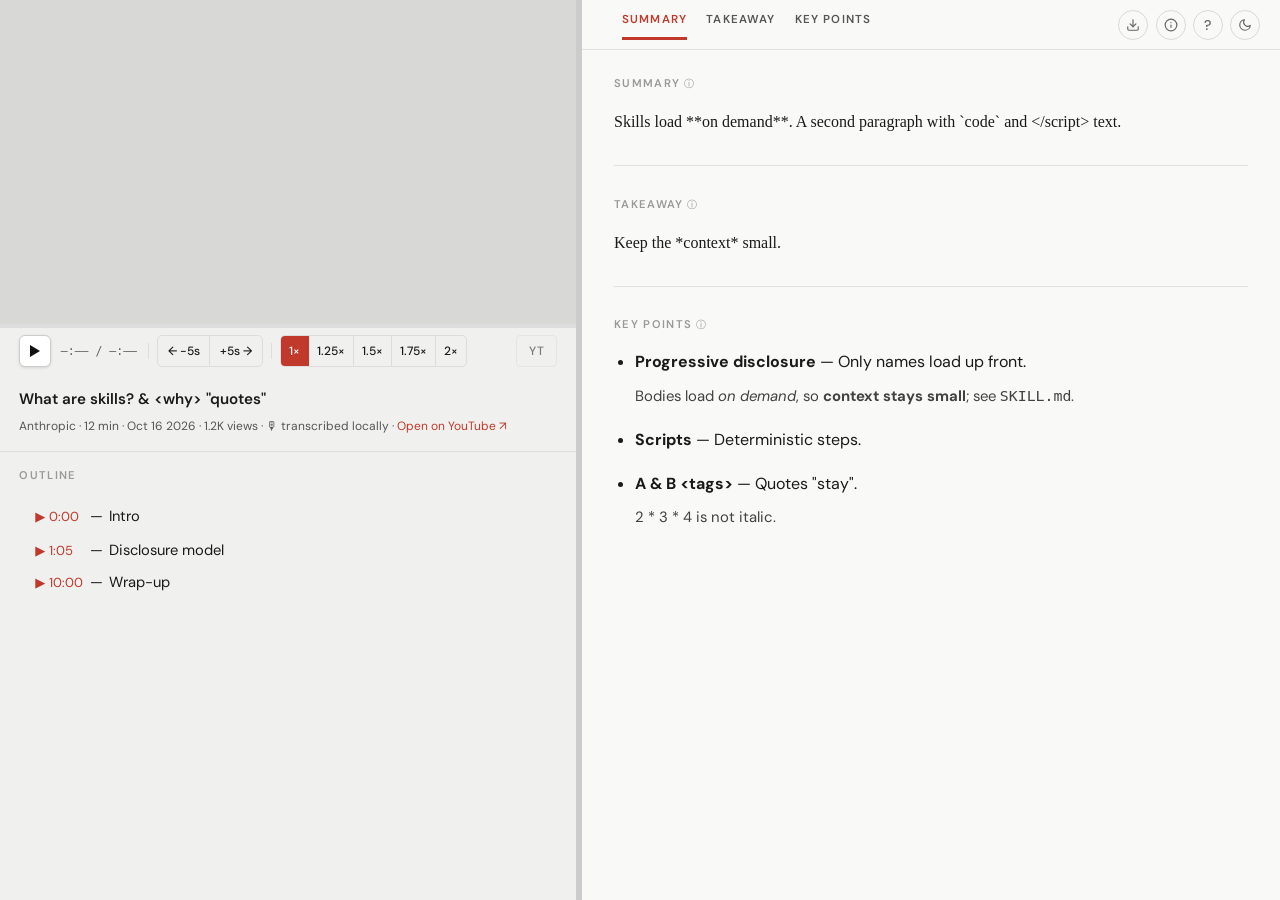
<file: tests/golden/pre_a2_report.html>
<!DOCTYPE html>
<html lang="en">

<head>
  <meta charset="UTF-8">
  <meta name="viewport" content="width=device-width, initial-scale=1.0">
  <title>What are skills? &amp; &lt;why&gt; "quotes"</title>
  <link rel="icon" type="image/svg+xml" href="data:image/svg+xml,<svg xmlns='http://www.w3.org/2000/svg' viewBox='0 0 32 32'><circle cx='16' cy='16' r='16' fill='%23c0392b'/><text x='16' y='21' font-family='sans-serif' font-size='13' font-weight='700' fill='%23ffd700' text-anchor='middle' letter-spacing='-0.5'>VL</text></svg>">
  <link rel="preconnect" href="https://fonts.googleapis.com">
  <link href="https://fonts.googleapis.com/css2?family=DM+Serif+Display&family=DM+Sans:wght@400;500;600&display=swap"
    rel="stylesheet">
  <style>
    *,
    *::before,
    *::after {
      box-sizing: border-box;
      margin: 0;
      padding: 0;
    }

    :root {
      --left-bg: #f0f0ee;
      --left-text: #1a1a1a;
      --left-heading: #999;
      --left-meta: #555;
      --left-link: #c0392b;
      --left-border: #ddd;
      --video-bg: #d8d8d6;
      --right-bg: #f9f9f7;
      --right-text: #1a1a1a;
      --right-border: #e0e0e0;
      --panel-divider: #ccc;
      --ts-active-bg: #ffeaea;
      --strong-color: #1a1a1a;
      --toggle-bg: #ddd;
      --toggle-text: #444;
    }

    [data-theme="dark"] {
      --left-bg: #14110f;
      --left-text: #f0ede8;
      --left-heading: #6a6460;
      --left-meta: #8a8480;
      --left-link: #e05a4a;
      --left-border: #2a2520;
      --video-bg: #000;
      --right-bg: #1c1916;
      --right-text: #d0cdc8;
      --right-border: #2c2925;
      --panel-divider: #2a2520;
      --ts-active-bg: #3a1a1a;
      --strong-color: #f0ede8;
      --toggle-bg: #2a2520;
      --toggle-text: #c0bdb8;
    }

    body {
      background: var(--right-bg);
      color: var(--right-text);
      font-family: Georgia, 'Times New Roman', serif;
      font-size: 16px;
      line-height: 1.75;
      min-height: 100vh;
      transition: background-color 0.2s ease, color 0.2s ease;
    }

    .left,
    .right {
      transition: background-color 0.2s ease, color 0.2s ease;
    }

    /* ── Layout ── */
    .layout {
      display: grid;
      grid-template-columns: var(--left-w, 45%) 6px 1fr;
      grid-template-rows: 1fr;
      min-height: 100vh;
    }

    /* Smooth transition only when snapping to a preset (not during drag) */
    .layout.snapping {
      transition: grid-template-columns 0.2s ease;
    }

    /* Resizer */
    #resizer {
      grid-column: 2;
      grid-row: 1;
      cursor: col-resize;
      background: var(--panel-divider);
      width: 6px;
      position: relative;
      flex-shrink: 0;
      z-index: 10;
    }

    #resizer:hover,
    #resizer.dragging {
      background: var(--left-link);
    }

    #resizer::after {
      content: '';
      position: absolute;
      top: 50%;
      left: 50%;
      transform: translate(-50%, -50%);
      width: 2px;
      height: 32px;
      border-radius: 1px;
      background: var(--panel-divider);
      opacity: 0.5;
    }

    #resizer:hover::after,
    #resizer.dragging::after {
      opacity: 1;
      background: rgba(255, 255, 255, 0.7);
    }

    /* Left col: sticky video + outline */
    .left {
      grid-column: 1;
      grid-row: 1;
      position: sticky;
      top: 0;
      height: 100vh;
      display: flex;
      flex-direction: column;
      background: var(--left-bg);
      color: var(--left-text);
      overflow: hidden;
    }

    .video-wrap {
      position: relative;
      width: 100%;
      /* Cap height so the video never overflows the panel; YouTube letterboxes when height-constrained */
      padding-top: min(56.25%, calc(100vh - 220px));
      flex-shrink: 0;
      background: var(--video-bg);
    }

    .video-wrap iframe {
      position: absolute;
      inset: 0;
      width: 100%;
      height: 100%;
      border: none;
      display: block;
    }

    #yt-overlay {
      position: absolute;
      inset: 0;
      cursor: pointer;
      z-index: 2;
    }

    .video-meta {
      padding: 0.9rem 1.2rem;
      overflow-y: visible;
      flex-shrink: 0;
    }

    .left-scroll {
      flex: 1;
      overflow-y: auto;
      display: flex;
      flex-direction: column;
    }

    .outline-section {
      padding: 0.9rem 1.2rem 1.2rem;
      border-top: 1px solid var(--left-border);
      flex: 1;
    }

    .outline-section h2 {
      font-family: 'DM Sans', system-ui, sans-serif;
      font-size: 0.7rem;
      font-weight: 600;
      letter-spacing: 0.12em;
      text-transform: uppercase;
      color: var(--left-heading);
      margin-bottom: 0.9rem;
    }

    .video-meta h1 {
      font-family: 'DM Sans', system-ui, sans-serif;
      font-size: 0.95rem;
      font-weight: 600;
      color: var(--left-text);
      line-height: 1.4;
      margin-bottom: 0.35rem;
    }

    .video-meta .meta-line {
      font-family: 'DM Sans', system-ui, sans-serif;
      font-size: 0.75rem;
      color: var(--left-meta);
    }

    /* Separator belongs to the facts, not the link: no facts, no dangling "·". */
    .video-meta .meta-line .meta-facts:not(:empty)::after {
      content: " · ";
    }

    .video-meta .meta-line a {
      color: var(--left-link);
      text-decoration: none;
    }

    /* Right col: scrollable content */
    .right {
      grid-column: 3;
      grid-row: 1;
      overflow-y: auto;
      height: 100vh;
      padding: 0 2rem 70vh;
      background: var(--right-bg);
      color: var(--right-text);
    }

    section {
      scroll-margin-top: 3.5rem;
      padding-bottom: 1.8rem;
      margin-bottom: 1.8rem;
      border-bottom: 1px solid var(--right-border);
    }

    section:last-child {
      border-bottom: none;
      margin-bottom: 0;
    }

    h2 {
      font-family: 'DM Sans', system-ui, sans-serif;
      font-size: 0.7rem;
      font-weight: 600;
      letter-spacing: 0.12em;
      text-transform: uppercase;
      color: var(--left-heading);
      margin-bottom: 0.9rem;
    }

    p {
      margin-bottom: 0.9rem;
    }

    p:last-child {
      margin-bottom: 0;
    }

    ul {
      padding-left: 1.3rem;
    }

    ul li {
      margin-bottom: 0.5rem;
    }

    #key-points li {
      margin-bottom: 1.1rem;
    }

    #key-points li:last-child {
      margin-bottom: 0;
    }

    #key-points li,
    #takeaway li {
      font-family: 'DM Sans', system-ui, sans-serif;
      line-height: 1.65;
    }

    #key-points li p {
      margin-top: 0.45rem;
      margin-bottom: 0;
      font-size: 0.93rem;
      line-height: 1.75;
      color: var(--right-text);
      opacity: 0.82;
    }

    strong {
      color: var(--strong-color);
    }

    /* Topics / Outline list */
    ol.topics {
      list-style: none;
      padding: 0;
      display: grid;
      grid-template-columns: max-content auto 1fr;
      column-gap: 0.4rem;
    }

    ol.topics li {
      position: relative;
      display: grid;
      grid-template-columns: subgrid;
      grid-column: 1 / -1;
      align-items: baseline;
      margin-bottom: 0;
      font-size: 0.92rem;
      font-family: 'DM Sans', system-ui, sans-serif;
      color: var(--left-text);
      line-height: 1.5;
      padding-left: 1rem;
      padding-block: 0.3rem;
      cursor: pointer;
      transition: background-color 0.15s;
    }

    .outline-title {
      grid-column: 3;
    }

    ol.topics li.expanded .outline-title,
    ol.topics li.active .outline-title {
      font-weight: 600;
    }

    .outline-detail {
      display: block;
      max-height: 0;
      overflow: hidden;
      opacity: 0;
      pointer-events: none;
      transition: max-height 0.18s ease, opacity 0.18s ease;
      grid-column: 3;
      font-size: 0.84rem;
      line-height: 1.45;
      color: var(--left-meta);
      padding-bottom: 0.15rem;
    }

    ol.topics li.expanded .outline-detail,
    ol.topics li.active .outline-detail {
      max-height: 150px;
      opacity: 1;
      pointer-events: auto;
    }

    ol.topics li:focus-visible {
      outline: 2px solid var(--left-link);
      outline-offset: 2px;
    }

    ol.topics li:hover {
      background-color: color-mix(in srgb, var(--left-link) 6%, transparent);
    }

    [data-theme="dark"] ol.topics li:hover {
      background-color: color-mix(in srgb, var(--left-link) 12%, transparent);
    }

    a.ts {
      color: var(--left-link);
      text-decoration: none;
      font-variant-numeric: tabular-nums;
      font-family: 'DM Sans', system-ui, sans-serif;
      font-size: 0.82rem;
      white-space: nowrap;
      cursor: pointer;
    }

    a.ts:hover {
      text-decoration: underline;
    }

    ol.topics li.active {
      border-left-color: transparent;
      box-shadow: inset 2px 0 0 0 var(--left-link);
      transition: box-shadow 0.5s ease;
    }

    ol.topics li.active a.ts {
      color: var(--left-link);
    }

    /* Icon buttons (help + theme) — live inside section-nav */
    .nav-actions {
      margin-left: auto;
      display: flex;
      align-items: center;
      gap: 0.45rem;
      flex-shrink: 0;
    }

    .icon-btn {
      width: 30px;
      height: 30px;
      border-radius: 50%;
      border: 1.5px solid rgba(0, 0, 0, 0.13);
      background: transparent;
      color: #666;
      cursor: pointer;
      display: flex;
      align-items: center;
      justify-content: center;
      font-family: 'DM Sans', system-ui, sans-serif;
      font-size: 0.88rem;
      font-weight: 500;
      flex-shrink: 0;
      transition: opacity 0.15s, border-color 0.15s;
    }

    .icon-btn:hover {
      opacity: 0.65;
    }

    [data-theme="dark"] .icon-btn {
      border-color: rgba(255, 255, 255, 0.15);
      color: #c0bdb8;
    }

    /* Help modal */
    #help-overlay {
      display: none;
      position: fixed;
      inset: 0;
      z-index: 200;
      background: rgba(0, 0, 0, 0.38);
      backdrop-filter: blur(4px);
      -webkit-backdrop-filter: blur(4px);
      align-items: center;
      justify-content: center;
    }

    #help-overlay.open {
      display: flex;
    }

    #help-modal {
      background: var(--right-bg);
      color: var(--right-text);
      border: 1px solid var(--right-border);
      border-radius: 12px;
      padding: 1.75rem 2rem 1.5rem;
      max-width: 400px;
      width: calc(100% - 3rem);
      box-shadow: 0 8px 40px rgba(0, 0, 0, 0.18);
      font-family: 'DM Sans', system-ui, sans-serif;
      position: relative;
      max-height: calc(100vh - 4rem);
      overflow-y: auto;
    }

    #help-modal h3 {
      font-size: 0.68rem;
      font-weight: 600;
      letter-spacing: 0.1em;
      text-transform: uppercase;
      color: var(--left-heading);
      margin-bottom: 0.6rem;
      margin-top: 1.2rem;
    }

    #help-modal h3:first-child {
      margin-top: 0;
    }

    #help-modal p {
      font-size: 0.88rem;
      line-height: 1.65;
      color: var(--right-text);
      margin-bottom: 0;
      font-family: 'DM Sans', system-ui, sans-serif;
    }

    #help-modal a {
      color: var(--left-link);
      text-decoration: none;
    }

    #help-modal a:hover {
      text-decoration: underline;
    }

    .help-shortcuts {
      display: grid;
      grid-template-columns: auto 1fr;
      gap: 0.45rem 1rem;
      font-size: 0.85rem;
    }

    /* Info modal — reuses help-modal visual language */
    #info-overlay {
      display: none;
      position: fixed;
      inset: 0;
      z-index: 200;
      background: rgba(0, 0, 0, 0.38);
      backdrop-filter: blur(4px);
      -webkit-backdrop-filter: blur(4px);
      align-items: center;
      justify-content: center;
    }

    #info-overlay.open {
      display: flex;
    }

    #info-modal {
      background: var(--right-bg);
      color: var(--right-text);
      border: 1px solid var(--right-border);
      border-radius: 12px;
      padding: 1.75rem 2rem 1.5rem;
      max-width: 380px;
      width: calc(100% - 3rem);
      box-shadow: 0 8px 40px rgba(0, 0, 0, 0.18);
      font-family: 'DM Sans', system-ui, sans-serif;
      position: relative;
      max-height: calc(100vh - 4rem);
      overflow-y: auto;
    }

    #info-modal h3 {
      font-size: 0.68rem;
      font-weight: 600;
      letter-spacing: 0.1em;
      text-transform: uppercase;
      color: var(--left-heading);
      margin: 0 0 0.75rem;
    }

    #info-modal dl {
      display: grid;
      grid-template-columns: auto 1fr;
      gap: 0.5rem 1rem;
      margin: 0;
      font-size: 0.88rem;
      line-height: 1.5;
    }

    #info-modal dt {
      color: var(--left-heading);
      font-weight: 500;
      font-size: 0.78rem;
      text-transform: uppercase;
      letter-spacing: 0.04em;
      padding-top: 0.1rem;
    }

    #info-modal dd {
      margin: 0;
      color: var(--right-text);
      font-variant-numeric: tabular-nums;
      word-break: break-word;
    }

    #info-close {
      position: absolute;
      top: 0.6rem;
      right: 0.75rem;
      background: transparent;
      border: 0;
      font-size: 1.4rem;
      line-height: 1;
      color: var(--right-text);
      cursor: pointer;
      padding: 0.25rem 0.5rem;
      opacity: 0.6;
    }

    #info-close:hover {
      opacity: 1;
    }

    .help-key {
      font-family: 'DM Mono', 'SF Mono', 'Menlo', monospace;
      background: var(--toggle-bg);
      color: var(--left-text);
      border-radius: 4px;
      padding: 0.15rem 0.5rem;
      font-size: 0.78rem;
      white-space: nowrap;
      align-self: center;
      text-align: center;
    }

    .help-desc {
      color: var(--left-meta);
      align-self: center;
      font-size: 0.85rem;
    }

    #help-close {
      position: absolute;
      top: 0.75rem;
      right: 0.75rem;
      width: 26px;
      height: 26px;
      border-radius: 50%;
      border: none;
      background: transparent;
      color: var(--left-meta);
      cursor: pointer;
      font-size: 1.1rem;
      line-height: 1;
      display: flex;
      align-items: center;
      justify-content: center;
      opacity: 0.5;
      transition: opacity 0.15s;
    }

    #help-close:hover {
      opacity: 1;
    }

    .ctrl-bar {
      display: flex;
      align-items: center;
      gap: 0.4rem;
      padding: 0.45rem 1.2rem;
      border-top: 1px solid var(--left-border);
      flex-shrink: 0;
      flex-wrap: wrap;
    }

    .ctrl-bar button {
      font-family: 'DM Sans', system-ui, sans-serif;
      font-size: 0.75rem;
      font-weight: 500;
      padding: 0.55rem 0.75rem;
      border: 1px solid var(--left-border);
      border-radius: 4px;
      background: transparent;
      color: var(--left-text);
      cursor: pointer;
      line-height: 1;
      transition: background 0.15s, color 0.15s, border-color 0.15s;
    }

    .ctrl-bar button:hover {
      opacity: 0.75;
    }

    #play-pause-btn {
      width: 2rem;
      height: 2rem;
      padding: 0;
      display: flex;
      align-items: center;
      justify-content: center;
      background: #fff;
      border: 1px solid #ccc;
      border-radius: 6px;
      color: #111;
      box-shadow: 0 1px 3px rgba(0, 0, 0, 0.12);
      flex-shrink: 0;
    }

    #play-pause-btn:hover {
      opacity: 0.75;
    }

    #time-display {
      font-family: 'DM Mono', 'Fira Code', ui-monospace, monospace;
      font-size: 0.72rem;
      font-variant-numeric: tabular-nums;
      opacity: 0.65;
      white-space: nowrap;
      color: var(--left-text);
      padding: 0 0.2rem;
      flex-shrink: 0;
    }

    [data-theme="dark"] #play-pause-btn {
      background: var(--left-border);
      border-color: var(--left-border);
      color: var(--left-text);
    }

    /* Speed button segmented control */
    .speed-group {
      display: flex;
      border: 1px solid var(--left-border);
      border-radius: 5px;
      overflow: hidden;
    }

    .speed-group .speed-btn {
      border: none;
      border-right: 1px solid var(--left-border);
      border-radius: 0;
      padding: 0.55rem 0.5rem;
    }

    .speed-group .speed-btn:last-child {
      border-right: none;
    }

    .speed-group .speed-btn.active {
      background: var(--left-link);
      color: #fff;
      border-color: var(--left-link);
    }

    .speed-group .speed-btn:hover:not(.active) {
      opacity: 0.75;
    }

    /* Split button segmented control */
    .split-group {
      display: flex;
      border: 1px solid var(--left-border);
      border-radius: 5px;
      overflow: hidden;
    }

    .split-group .split-btn {
      border: none;
      border-right: 1px solid var(--left-border);
      border-radius: 0;
      padding: 0.55rem 0.6rem;
    }

    .split-group .split-btn:last-child {
      border-right: none;
    }

    .split-group .split-btn:hover {
      opacity: 0.75;
    }

    /* Seek button segmented control */
    .seek-group {
      display: flex;
      border: 1px solid var(--left-border);
      border-radius: 5px;
      overflow: hidden;
    }

    .seek-group button {
      border: none;
      border-right: 1px solid var(--left-border);
      border-radius: 0;
      padding: 0.55rem 0.6rem;
    }

    .seek-group button:last-child {
      border-right: none;
    }

    .ctrl-bar-icon-btn {
      font-family: 'DM Sans', system-ui, sans-serif;
      font-size: 0.75rem;
      font-weight: 700;
      letter-spacing: 0.02em;
      padding: 0.45rem 0.55rem;
      border: 1px solid var(--left-border);
      border-radius: 4px;
      background: transparent;
      color: var(--left-text);
      cursor: pointer;
      line-height: 1;
      opacity: 0.55;
      transition: background 0.15s, color 0.15s, border-color 0.15s, opacity 0.15s;
    }

    .ctrl-bar-icon-btn:hover {
      opacity: 0.85;
    }

    .ctrl-bar-icon-btn.active {
      background: var(--left-link);
      color: #fff;
      border-color: var(--left-link);
      opacity: 1;
    }

    .ctrl-bar.yt-native .seek-group,
    .ctrl-bar.yt-native #play-pause-btn,
    .ctrl-bar.yt-native #time-display,
    .ctrl-bar.yt-native .speed-group {
      display: none;
    }

    .ctrl-bar.yt-native .ctrl-divider:not(:last-of-type) {
      display: none;
    }

    #controls-toggle-btn {
      margin-left: auto;
    }

    .ctrl-divider {
      width: 1px;
      height: 1rem;
      background: var(--left-border);
      flex-shrink: 0;
      margin: 0 0.1rem;
    }

    /* Custom scrollbars */
    .left-scroll::-webkit-scrollbar,
    .right::-webkit-scrollbar {
      width: 5px;
    }

    .left-scroll::-webkit-scrollbar-track,
    .right::-webkit-scrollbar-track {
      background: transparent;
    }

    .left-scroll::-webkit-scrollbar-thumb,
    .right::-webkit-scrollbar-thumb {
      background: var(--left-border);
      border-radius: 3px;
    }

    /* Progress bar */
    #progress-track {
      height: 3px;
      background: var(--left-border);
      cursor: pointer;
      flex-shrink: 0;
      transition: height 0.15s ease;
    }

    #progress-track:hover {
      height: 5px;
    }

    #progress-fill {
      height: 100%;
      background: var(--left-link);
      width: 0%;
      transition: width 0.8s linear;
      pointer-events: none;
    }

    /* Now playing border pulse */
    @keyframes border-breathe {

      0%,
      100% {
        border-left-color: transparent;
        box-shadow: inset 2px 0 0 0 var(--left-link);
      }

      50% {
        border-left-color: transparent;
        box-shadow: inset 4px 0 0 0 var(--left-link);
      }
    }

    body.is-playing ol.topics li.active {
      animation: border-breathe 2.5s ease-in-out infinite;
    }

    /* Section nav */
    .section-nav {
      position: sticky;
      top: 0;
      margin: 0 -2rem 1.5rem;
      padding: 0.6rem 1.25rem 0.6rem 2.5rem;
      background: var(--right-bg);
      border-bottom: 1px solid var(--right-border);
      display: flex;
      gap: 1.2rem;
      z-index: 10;
      font-family: 'DM Sans', system-ui, sans-serif;
      font-size: 0.72rem;
      font-weight: 600;
      letter-spacing: 0.1em;
      text-transform: uppercase;
      transition: background-color 0.2s ease;
    }

    .section-nav a {
      color: var(--left-meta);
      text-decoration: none;
      padding-bottom: 1px;
      border-bottom: 3px solid transparent;
      transition: color 0.15s, border-color 0.15s;
    }

    .section-nav a.active {
      color: var(--left-link);
      border-bottom-color: var(--left-link);
    }

    .section-nav a:hover {
      color: var(--right-text);
    }

    .video-description {
      white-space: pre-wrap;
      font-size: 0.88rem;
      line-height: 1.65;
      font-family: 'DM Sans', system-ui, sans-serif;
      color: var(--left-meta);
    }

    .video-description a {
      color: var(--left-link);
      text-decoration: underline;
      text-underline-offset: 2px;
    }

    .video-description a:hover {
      opacity: 0.8;
    }

    /* ── Section info button + tooltip ── */
    .section-info {
      position: relative;
      background: none;
      border: none;
      cursor: help;
      color: var(--left-meta);
      font-size: 0.65rem;
      padding: 0 0.2rem;
      vertical-align: middle;
      line-height: 1;
      opacity: 0.6;
      transition: opacity 0.15s;
    }

    .section-info:hover,
    .section-info:focus {
      opacity: 1;
      outline: none;
    }

    .right section:hover .section-info {
      opacity: 0.85;
    }

    .section-info::after {
      content: attr(data-tooltip);
      position: absolute;
      top: 0;
      left: calc(100% + 6px);
      bottom: auto;
      transform: none;
      background: var(--left-text);
      color: var(--left-bg);
      font-size: 0.72rem;
      font-family: 'DM Sans', system-ui, sans-serif;
      font-weight: 400;
      letter-spacing: 0;
      text-transform: none;
      white-space: normal;
      width: 200px;
      padding: 5px 9px;
      border-radius: 5px;
      pointer-events: none;
      opacity: 0;
      transition: opacity 0.15s;
      z-index: 100;
    }

    .section-info:hover::after,
    .section-info:focus::after {
      opacity: 1;
    }

    /* ── YouTube Description subsection (inside Summary) ── */
    .description-details {
      margin-top: 1.4rem;
      padding-top: 0;
    }

    .description-details>summary {
      list-style: none;
      cursor: pointer;
      display: flex;
      align-items: center;
      gap: 0.4rem;
      font-family: 'DM Sans', system-ui, sans-serif;
      font-size: 0.8rem;
      font-weight: 400;
      color: var(--left-link);
      text-decoration: underline;
      text-underline-offset: 2px;
      user-select: none;
      margin-bottom: 0;
    }

    .description-details>summary::-webkit-details-marker {
      display: none;
    }

    .description-details>summary::before {
      content: '';
      display: inline-block;
      width: 0;
      height: 0;
      border-style: solid;
      border-width: 4px 0 4px 6px;
      border-color: transparent transparent transparent var(--left-link);
      transition: transform 0.2s;
      flex-shrink: 0;
    }

    .description-details[open]>summary::before {
      transform: rotate(90deg);
    }

    .description-details>summary:hover {
      color: var(--left-text);
    }

    .description-details>summary:hover::before {
      border-color: transparent transparent transparent var(--left-text);
    }

    .description-details .video-description {
      margin-top: 0.8rem;
    }

    /* Mobile: single column */
    @media (max-width: 800px) {
      .layout {
        display: block;
      }

      .left {
        position: static;
        height: auto;
      }

      #resizer {
        display: none;
      }

      .right {
        height: auto;
        overflow-y: visible;
        border-top: 1px solid var(--panel-divider);
      }
    }
  </style>
</head>

<body>


  <!-- Help modal -->
  <div id="help-overlay" role="dialog" aria-modal="true" aria-label="Help">
    <div id="help-modal">
      <button id="help-close" aria-label="Close">×</button>
      <div style="text-align:center;margin-bottom:16px">
        <svg xmlns="http://www.w3.org/2000/svg" viewBox="0 0 32 32" width="40" height="40" style="border-radius:50%"><circle cx="16" cy="16" r="16" fill="#c0392b"/><text x="16" y="21" font-family="sans-serif" font-size="13" font-weight="700" fill="#ffffff" text-anchor="middle" letter-spacing="-0.5">VL</text></svg>
      </div>
      <h3>About</h3>
      <p>video-lens fetches a YouTube transcript and uses AI to generate a structured report — executive summary, key points, analysis, takeaway, a timestamped outline, and an in-page player.</p>
      <p>video-lens gallery lets you browse and search your saved reports. Click any card or row to open the full report.</p>
      <p><a href="https://github.com/kar2phi/video-lens" target="_blank" rel="noopener noreferrer">View on GitHub ↗</a></p>
      <h3>Shortcuts</h3>
      <div class="help-shortcuts">
        <span class="help-key">k / Space</span><span class="help-desc">play / pause</span>
        <span class="help-key">j / ←</span><span class="help-desc">seek back 5 s</span>
        <span class="help-key">l / →</span><span class="help-desc">seek forward 5 s</span>
        <span class="help-key">, / &lt;</span><span class="help-desc">slower speed</span>
        <span class="help-key">. / &gt;</span><span class="help-desc">faster speed</span>
        <span class="help-key">c</span><span class="help-desc">captions on/off</span>
        <span class="help-key">f</span><span class="help-desc">fullscreen</span>
        <span class="help-key">1</span><span class="help-desc">small layout (30%)</span>
        <span class="help-key">2</span><span class="help-desc">medium layout (45%)</span>
        <span class="help-key">3</span><span class="help-desc">large layout</span>
        <span class="help-key">Esc</span><span class="help-desc">close help</span>
      </div>
    </div>
  </div>

  <!-- Generation info modal -->
  <div id="info-overlay" role="dialog" aria-modal="true" aria-label="Generation info">
    <div id="info-modal">
      <button id="info-close" aria-label="Close">×</button>
      <h3>Generation info</h3>
      <dl>
        <dt>Model</dt><dd id="info-model">—</dd>
        <dt>Generated</dt><dd id="info-generated">—</dd>
        <dt>Duration</dt><dd id="info-duration">—</dd>
      </dl>
    </div>
  </div>

  <div class="layout">

    <!-- Left: sticky video + outline -->
    <div class="left">
      <div class="video-wrap">
        <iframe id="yt-player" src="https://www.youtube.com/embed/bjdBVZa66oU?enablejsapi=1&rel=0&controls=0&iv_load_policy=3"
          allow="accelerometer; autoplay; clipboard-write; encrypted-media; gyroscope; picture-in-picture"
          allowfullscreen>
        </iframe>
        <div id="yt-overlay" aria-hidden="true"></div>
      </div>
      <div id="progress-track">
        <div id="progress-fill"></div>
      </div>
      <div class="ctrl-bar">
        <button id="play-pause-btn" title="Play / pause [k / Space]"><svg width="10" height="12" viewBox="0 0 10 12"
            fill="currentColor">
            <polygon points="0,0 10,6 0,12" />
          </svg></button>
        <span id="time-display">–:–– / –:––</span>
        <div class="ctrl-divider"></div>
        <div class="seek-group">
          <button id="seek-back" title="Seek back 5 s [j / ←]">← -5s</button>
          <button id="seek-fwd" title="Seek forward 5 s [l / →]">+5s →</button>
        </div>
        <div class="ctrl-divider"></div>
        <div class="speed-group">
          <button class="speed-btn active" data-speed="1" title="1× speed [, / .]">1×</button>
          <button class="speed-btn" data-speed="1.25" title="1.25× speed [, / .]">1.25×</button>
          <button class="speed-btn" data-speed="1.5" title="1.5× speed [, / .]">1.5×</button>
          <button class="speed-btn" data-speed="1.75" title="1.75× speed [, / .]">1.75×</button>
          <button class="speed-btn" data-speed="2" title="2× speed [, / .]">2×</button>
        </div>
        <button id="controls-toggle-btn" class="ctrl-bar-icon-btn" title="Toggle YouTube controls [YT]">YT</button>
      </div>
      <div class="video-meta">
        <h1>What are skills? &amp; &lt;why&gt; "quotes"</h1>
        <p class="meta-line"><span class="meta-facts">Anthropic · 12 min · Oct 16 2026 · 1.2K views · 🎙 transcribed locally</span><a href="https://www.youtube.com/watch?v=bjdBVZa66oU" target="_blank" rel="noopener noreferrer">Open on YouTube ↗</a></p>
      </div>
      <div class="left-scroll">
        <div class="outline-section">
          <h2>Outline</h2>
          <ol class="topics">
            <li><a class="ts" data-t="0" href="https://www.youtube.com/watch?v=bjdBVZa66oU&amp;t=0" target="_blank" rel="noopener noreferrer">▶ 0:00</a> — <span class="outline-title">Intro</span><span class="outline-detail">Why skills exist.</span></li><li><a class="ts" data-t="65" href="https://www.youtube.com/watch?v=bjdBVZa66oU&amp;t=65" target="_blank" rel="noopener noreferrer">▶ 1:05</a> — <span class="outline-title">Disclosure model</span></li><li><a class="ts" data-t="600" href="https://www.youtube.com/watch?v=bjdBVZa66oU&amp;t=600" target="_blank" rel="noopener noreferrer">▶ 10:00</a> — <span class="outline-title">Wrap-up</span></li>
          </ol>
        </div>
      </div>
    </div>

    <div id="resizer" title="Drag to resize · double-click to reset"></div>

    <!-- Right: scrollable summary -->
    <div class="right">

      <nav class="section-nav">
        <a href="#summary" class="active">Summary</a>
        <a href="#takeaway">Takeaway</a>
        <a href="#key-points">Key Points</a>
        <div class="nav-actions">
          <button id="md-export-btn" class="icon-btn" aria-label="Export as Markdown" title="Export as Markdown">
            <svg width="14" height="14" viewBox="0 0 24 24" fill="none" stroke="currentColor" stroke-width="2"
              stroke-linecap="round" stroke-linejoin="round">
              <path d="M21 15v4a2 2 0 0 1-2 2H5a2 2 0 0 1-2-2v-4" />
              <polyline points="7 10 12 15 17 10" />
              <line x1="12" y1="15" x2="12" y2="3" />
            </svg>
          </button>
          <button id="info-btn" class="icon-btn" aria-label="Generation info" title="Generation info">
            <svg width="14" height="14" viewBox="0 0 24 24" fill="none" stroke="currentColor" stroke-width="2"
              stroke-linecap="round" stroke-linejoin="round">
              <circle cx="12" cy="12" r="10" />
              <line x1="12" y1="16" x2="12" y2="12" />
              <line x1="12" y1="8" x2="12.01" y2="8" />
            </svg>
          </button>
          <button id="help-btn" class="icon-btn" aria-label="Help" title="Help">?</button>
          <button id="theme-toggle" class="icon-btn" aria-label="Toggle theme" title="Toggle theme">
            <svg id="theme-icon" width="14" height="14" viewBox="0 0 24 24" fill="none" stroke="currentColor"
              stroke-width="2" stroke-linecap="round" stroke-linejoin="round"></svg>
          </button>
        </div>
      </nav>

      <section id="summary">
        <h2>Summary</h2>
        <p>Skills load **on demand**.

A second paragraph with `code` and &lt;/script&gt; text.</p>
        
      </section>

      <section id="takeaway">
        <h2>Takeaway</h2>
        <p>Keep the *context* small.</p>
      </section>

      <section id="key-points">
        <h2>Key Points</h2>
        <ul>
          <li><strong>Progressive disclosure</strong> — Only names load up front.<p>Bodies load <em>on demand</em>, so <strong>context stays small</strong>; see <code>SKILL.md</code>.</p></li><li><strong>Scripts</strong> — Deterministic steps.</li><li><strong>A &amp; B &lt;tags&gt;</strong> — Quotes "stay".<p>2 * 3 * 4 is not italic.</p></li>
        </ul>
      </section>

    </div>
  </div>

  <script type="application/json" id="video-lens-meta">{"videoId": "bjdBVZa66oU", "title": "What are skills? & <why> \"quotes\"", "channel": "Anthropic", "duration": "12 min", "publishDate": "Oct 16 2026", "generationDate": "2026-11-11", "summary": "Skills load **on demand**.\n\nA second paragraph with `code` and <\/script> text.", "tags": ["ai", "agent skills", "claude code"], "keywords": ["Progressive disclosure", "Scripts", "A & B <tags>"], "filename": "r.html", "agentModel": "claude-opus-5-5", "generatedAt": "X", "durationSeconds": 42, "channelId": "UCaaaaaaaaaaaaaaaaaaaaaa"}</script>

  <script src="https://www.youtube.com/iframe_api"></script>
  <script>
    var VIDEO_ID = "bjdBVZa66oU";

    // file:// fallback – YouTube embeds require HTTP; overlay instructions on the left panel
    (function () {
      if (window.location.protocol !== 'file:') return;
      if (window.self !== window.top) return;  // suppress when loaded in iframe

      var rawPath = window.location.pathname;
      var dir = decodeURIComponent(rawPath.replace(/\/[^/]+$/, ''));
      var parts = rawPath.split('/');
      var file = parts[parts.length - 1];
      var parent = parts[parts.length - 2];
      var urlPath = (parent === 'reports') ? 'reports/' + file : file;
      var localUrl = 'http://localhost:8765/' + urlPath;
      var serveDir = (parent === 'reports') ? dir.replace(/\/reports$/, '') : dir;
      var cmd = 'python3 -m http.server 8765 --directory "' + serveDir.replace(/"/g, '\\"') + '"';

      function esc(s) { return s.replace(/&/g, '&amp;').replace(/</g, '&lt;').replace(/>/g, '&gt;'); }

      var notice = document.createElement('div');
      notice.id = 'fl-notice';
      notice.setAttribute('style',
        'position:absolute;inset:0;z-index:100;' +
        'background:var(--left-bg);color:var(--left-text);' +
        'display:flex;flex-direction:column;align-items:center;justify-content:flex-start;overflow-y:auto;' +
        'padding:2rem 1.5rem;' +
        'font-family:"DM Sans",system-ui,sans-serif;'
      );

      notice.innerHTML =
        '<div style="width:100%;max-width:360px;display:flex;flex-direction:column;gap:22px;margin:auto 0;">' +

        // ── Header: icon + title + description ──────────────────────────────────
        '<div style="text-align:center;display:flex;flex-direction:column;align-items:center;gap:14px;">' +
        '<div style="width:46px;height:46px;background:var(--video-bg);border:1px solid var(--left-border);border-radius:10px;display:flex;align-items:center;justify-content:center;">' +
        '<svg width="22" height="22" viewBox="0 0 24 24" fill="none" stroke="currentColor" stroke-width="1.6" stroke-linecap="round" stroke-linejoin="round" style="opacity:0.55">' +
        '<rect x="2" y="2" width="20" height="20" rx="5"/>' +
        '<polygon points="10,7.5 17,12 10,16.5" fill="currentColor" stroke="none"/>' +
        '</svg>' +
        '</div>' +
        '<div>' +
        '<p style="font-size:15px;font-weight:600;color:var(--left-text);margin:0 0 6px;line-height:1.3;">Serve to enable video playback</p>' +
        '<p style="font-size:12px;color:var(--left-meta);line-height:1.65;max-width:290px;margin:0 auto;">' +
        'YouTube blocks embeds opened via\u00a0' +
        '<code style="font-size:10.5px;background:var(--left-border);padding:1px 5px;border-radius:3px;font-family:monospace">file://</code>' +
        '.\u00a0Start a local HTTP server to enable playback.' +
        '</p>' +
        '</div>' +
        '</div>' +

        // ── Step 1: Start server ─────────────────────────────────────────────────
        '<div style="display:flex;flex-direction:column;gap:8px;">' +
        '<p style="font-size:10px;font-weight:600;letter-spacing:0.1em;text-transform:uppercase;color:var(--left-heading);margin:0;">' +
        '\u2460\u00a0Start server' +
        '</p>' +
        '<div style="background:var(--video-bg);border:1px solid var(--left-border);border-radius:8px;padding:10px 12px;display:flex;align-items:flex-start;gap:10px;">' +
        '<code id="fl-cmd" style="flex:1;font-size:11px;font-family:\'SF Mono\',\'Fira Code\',\'Menlo\',monospace;line-height:1.65;word-break:break-all;user-select:all;color:var(--left-text);">' + esc(cmd) + '</code>' +
        '<button id="fl-copy" style="flex-shrink:0;margin-top:2px;padding:5px 11px;font-size:11px;font-family:inherit;font-weight:500;background:var(--toggle-bg);color:var(--toggle-text);border:none;border-radius:5px;cursor:pointer;white-space:nowrap;">Copy</button>' +
        '</div>' +
        '</div>' +

        // ── Step 2: Open report ──────────────────────────────────────────────────
        '<div style="display:flex;flex-direction:column;gap:8px;">' +
        '<div style="display:flex;align-items:center;justify-content:space-between;">' +
        '<p style="font-size:10px;font-weight:600;letter-spacing:0.1em;text-transform:uppercase;color:var(--left-heading);margin:0;">' +
        '\u2461\u00a0Open report' +
        '</p>' +
        '<div style="font-size:10.5px;color:var(--left-meta);display:flex;align-items:center;gap:4px;">' +
        '<span id="fl-dot" style="font-size:8px;line-height:1">\u25cf</span>' +
        '<span id="fl-stxt">Checking\u2026</span>' +
        '</div>' +
        '</div>' +
        '<a id="fl-open" href="' + esc(localUrl) + '" style="display:flex;align-items:center;justify-content:center;padding:11px 16px;background:var(--left-link);color:#fff;text-decoration:none;border-radius:8px;font-size:13px;font-weight:500;opacity:0.3;pointer-events:none;transition:opacity 0.25s ease;">' +
        'Open localhost:8765 \u2197' +
        '</a>' +
        '<div id="fl-cd" style="text-align:center;font-size:11px;color:var(--left-meta);min-height:18px;display:flex;align-items:center;justify-content:center;gap:8px;"></div>' +
        '</div>' +

        '</div>';

      document.querySelector('.video-wrap').appendChild(notice);

      // ── Copy to clipboard ────────────────────────────────────────────────────
      var copyBtn = document.getElementById('fl-copy');
      copyBtn.addEventListener('click', function () {
        function onCopied() {
          copyBtn.textContent = 'Copied \u2713';
          copyBtn.style.background = 'rgba(39,174,96,0.15)';
          copyBtn.style.color = '#27ae60';
          setTimeout(function () {
            copyBtn.textContent = 'Copy';
            copyBtn.style.background = 'var(--toggle-bg)';
            copyBtn.style.color = 'var(--toggle-text)';
          }, 2000);
        }
        if (navigator.clipboard) {
          navigator.clipboard.writeText(cmd).then(onCopied);
        } else {
          var r = document.createRange();
          r.selectNode(document.getElementById('fl-cmd'));
          window.getSelection().removeAllRanges();
          window.getSelection().addRange(r);
          try { document.execCommand('copy'); } catch (e) { }
          onCopied();
        }
      });

      // ── Localhost server detection ───────────────────────────────────────────
      var dotEl = document.getElementById('fl-dot');
      var stxtEl = document.getElementById('fl-stxt');
      var openBtn = document.getElementById('fl-open');
      var cdEl = document.getElementById('fl-cd');
      var serverUp = false, cdTimer = null, pollTimer = null;

      function enableOpen() {
        openBtn.style.opacity = '1';
        openBtn.style.pointerEvents = 'auto';
      }

      function setStatus(up) {
        dotEl.style.color = up ? '#27ae60' : 'var(--left-meta)';
        stxtEl.textContent = up ? 'Running \u2713' : 'Not running';
      }

      function startCountdown() {
        if (cdTimer) return;
        var s = 5;
        function tick() {
          if (s <= 0) { clearInterval(cdTimer); window.location.href = localUrl; return; }
          cdEl.innerHTML =
            'Opening in ' + s + 's\u2026\u00a0' +
            '<button id="fl-stay" style="background:none;border:none;font:inherit;font-size:11px;color:var(--left-link);cursor:pointer;padding:0;text-decoration:underline;">Stay</button>';
          document.getElementById('fl-stay').addEventListener('click', cancelCd);
          s--;
        }
        tick();
        cdTimer = setInterval(tick, 1000);
      }

      function cancelCd() {
        if (cdTimer) { clearInterval(cdTimer); cdTimer = null; }
        cdEl.innerHTML = '';
      }

      function checkServer() {
        fetch('http://localhost:8765/', { mode: 'no-cors', cache: 'no-store' })
          .then(function () {
            if (serverUp) return;
            serverUp = true;
            clearInterval(pollTimer);
            setStatus(true);
            enableOpen();
            startCountdown();
          })
          .catch(function () {
            if (!serverUp) setStatus(false);
          });
      }

      checkServer();
      pollTimer = setInterval(checkServer, 2000);
    })();

    // Theme toggle
    (function () {
      var html = document.documentElement;
      var btn = document.getElementById('theme-toggle');
      var icon = document.getElementById('theme-icon');

      var sunPath = '<circle cx="12" cy="12" r="4.5"/><line x1="12" y1="2" x2="12" y2="4.5"/><line x1="12" y1="19.5" x2="12" y2="22"/><line x1="4.22" y1="4.22" x2="5.87" y2="5.87"/><line x1="18.13" y1="18.13" x2="19.78" y2="19.78"/><line x1="2" y1="12" x2="4.5" y2="12"/><line x1="19.5" y1="12" x2="22" y2="12"/><line x1="4.22" y1="19.78" x2="5.87" y2="18.13"/><line x1="18.13" y1="5.87" x2="19.78" y2="4.22"/>';
      var moonPath = '<path d="M21 12.79A9 9 0 1 1 11.21 3 7 7 0 0 0 21 12.79z"/>';

      function applyTheme(dark) {
        if (dark) {
          html.setAttribute('data-theme', 'dark');
          icon.innerHTML = sunPath;
        } else {
          html.removeAttribute('data-theme');
          icon.innerHTML = moonPath;
        }
      }

      // Fall back to the OS preference on a first visit, as the gallery does —
      // otherwise a dark-mode user gets a white report beside a dark gallery.
      var saved = localStorage.getItem('theme');
      applyTheme(saved
        ? saved === 'dark'
        : window.matchMedia('(prefers-color-scheme: dark)').matches);

      btn.addEventListener('click', function () {
        var isDark = html.getAttribute('data-theme') === 'dark';
        var next = !isDark;
        localStorage.setItem('theme', next ? 'dark' : 'light');
        applyTheme(next);
      });
    })();

    // Help modal
    (function () {
      var overlay = document.getElementById('help-overlay');
      var helpBtn = document.getElementById('help-btn');
      var closeBtn = document.getElementById('help-close');

      function openHelp() { overlay.classList.add('open'); }
      function closeHelp() { overlay.classList.remove('open'); }

      helpBtn.addEventListener('click', openHelp);
      closeBtn.addEventListener('click', closeHelp);
      overlay.addEventListener('click', function (e) {
        if (e.target === overlay) closeHelp();
      });
      document.addEventListener('keydown', function (e) {
        if (e.key === 'Escape') closeHelp();
      });
    })();

    // Shared meta (parsed once; reused by info modal and markdown export)
    var VL_META = (function () {
      try {
        var raw = document.getElementById('video-lens-meta').textContent;
        return JSON.parse(raw) || {};
      } catch (e) { return {}; }
    })();

    function formatDurationSeconds(s) {
      if (typeof s !== 'number' || !isFinite(s) || s < 0) return null;
      s = Math.round(s);
      var h = Math.floor(s / 3600);
      var m = Math.floor((s % 3600) / 60);
      var sec = s % 60;
      if (h > 0) return h + 'h ' + String(m).padStart(2, '0') + 'm ' + String(sec).padStart(2, '0') + 's';
      if (m > 0) return m + 'm ' + String(sec).padStart(2, '0') + 's';
      return sec + 's';
    }

    function formatGeneratedAtLocal(iso) {
      if (!iso) return null;
      var d = new Date(iso);
      if (isNaN(d.getTime())) return null;
      try {
        return d.toLocaleString(undefined, {
          year: 'numeric', month: 'short', day: '2-digit',
          hour: '2-digit', minute: '2-digit'
        });
      } catch (e) { return iso; }
    }

    // Info modal
    (function () {
      var overlay = document.getElementById('info-overlay');
      var infoBtn = document.getElementById('info-btn');
      var closeBtn = document.getElementById('info-close');

      var model = VL_META.agentModel || VL_META.modelName || null;
      var generated = formatGeneratedAtLocal(VL_META.generatedAt);
      var duration = formatDurationSeconds(VL_META.durationSeconds);

      if (model) document.getElementById('info-model').textContent = model;
      if (generated) document.getElementById('info-generated').textContent = generated;
      if (duration) document.getElementById('info-duration').textContent = duration;

      function openInfo() { overlay.classList.add('open'); }
      function closeInfo() { overlay.classList.remove('open'); }

      infoBtn.addEventListener('click', openInfo);
      closeBtn.addEventListener('click', closeInfo);
      overlay.addEventListener('click', function (e) {
        if (e.target === overlay) closeInfo();
      });
      document.addEventListener('keydown', function (e) {
        if (e.key === 'Escape') closeInfo();
      });
    })();

    // YT IFrame API
    var ytPlayer;
    var pendingSeek = null;
    var ytControlsVisible = false;
    var ccEnabled = false;

    function toggleFullscreen() {
      var el = document.querySelector('.video-wrap');
      if (document.fullscreenElement || document.webkitFullscreenElement) {
        (document.exitFullscreen || document.webkitExitFullscreen).call(document);
      } else {
        (el.requestFullscreen || el.webkitRequestFullscreen).call(el);
      }
    }

    function syncFullscreenBtn() {
      var active = !!(document.fullscreenElement || document.webkitFullscreenElement);
      // In fullscreen give YouTube native controls; restore custom overlay when exiting
      if (!ytControlsVisible) {
        document.getElementById('yt-overlay').style.display = active ? 'none' : '';
      }
    }
    document.addEventListener('fullscreenchange', syncFullscreenBtn);
    document.addEventListener('webkitfullscreenchange', syncFullscreenBtn);

    function buildIframeSrc() {
      return 'https://www.youtube.com/embed/bjdBVZa66oU?enablejsapi=1&rel=0&controls='
        + (ytControlsVisible ? '1' : '0')
        + (ccEnabled ? '&cc_load_policy=1' : '');
    }

    function rebuildIframe(savedTime) {
      var oldIframe = document.getElementById('yt-player');
      var wrap = oldIframe.parentNode;
      var savedAllow = oldIframe.allow;
      if (ytPlayer && ytPlayer.destroy) ytPlayer.destroy();
      var newIframe = document.createElement('iframe');
      newIframe.id = 'yt-player';
      newIframe.allow = savedAllow;
      newIframe.allowFullscreen = true;
      newIframe.src = buildIframeSrc();
      wrap.appendChild(newIframe);
      pendingSeek = savedTime;
      ytPlayer = new YT.Player('yt-player', {
        events: {
          onReady: onPlayerReady,
          onStateChange: onPlayerStateChange,
          onError: onPlayerError
        }
      });
    }

    function toggleCaptions() {
      if (!ytPlayer) return;
      var savedTime = (ytPlayer.getCurrentTime) ? ytPlayer.getCurrentTime() : 0;
      ccEnabled = !ccEnabled;
      rebuildIframe(savedTime);
    }

    function onPlayerReady(e) {
      if (pendingSeek !== null) {
        e.target.seekTo(pendingSeek, true);
        e.target.playVideo();
        pendingSeek = null;
      }
    }

    function onPlayerStateChange(e) {
      document.getElementById('play-pause-btn').innerHTML = e.data === 1
        ? '<svg width="11" height="12" viewBox="0 0 11 12" fill="currentColor"><rect x="0" y="0" width="3.5" height="12" rx="1"/><rect x="7.5" y="0" width="3.5" height="12" rx="1"/></svg>'
        : '<svg width="10" height="12" viewBox="0 0 10 12" fill="currentColor"><polygon points="0,0 10,6 0,12"/></svg>';
      document.body.classList.toggle('is-playing', e.data === 1);
    }

      function onPlayerError(e) {
        if (e.data !== 101 && e.data !== 150) return;  // only handle embed-disabled
        var wrap = document.querySelector('.video-wrap');
        wrap.innerHTML =
          '<div style="position:absolute;inset:0;display:flex;flex-direction:column;align-items:center;justify-content:center;' +
          'padding:24px;text-align:center;background:var(--video-bg);color:var(--left-text);gap:14px;">' +
          '<svg width="40" height="40" viewBox="0 0 24 24" fill="none" stroke="currentColor" stroke-width="1.5" opacity="0.4">' +
          '<circle cx="12" cy="12" r="10"/><line x1="12" y1="8" x2="12" y2="12"/><line x1="12" y1="16" x2="12.01" y2="16"/></svg>' +
          '<strong style="font-size:15px;opacity:0.8">Embedding disabled by video owner</strong>' +
          '<span style="font-size:12px;opacity:0.55;max-width:280px">This video cannot be played here. Watch it directly on YouTube.</span>' +
          '<a href="https://www.youtube.com/watch?v=bjdBVZa66oU" target="_blank" rel="noopener noreferrer" style="display:inline-block;padding:10px 20px;border-radius:6px;' +
          'background:var(--left-link);color:#fff;font-size:13px;font-weight:600;text-decoration:none;">Watch on YouTube</a>' +
          '</div>';
        // Hide controls since they're useless without a player
        document.getElementById('progress-track').style.display = 'none';
        document.querySelector('.ctrl-bar').style.display = 'none';
      }

      function onYouTubeIframeAPIReady() {
        ytPlayer = new YT.Player('yt-player', {
          events: {
            onReady: onPlayerReady,
            onStateChange: onPlayerStateChange,
            onError: onPlayerError
          }
        });
      }

      // Controls toggle
      document.getElementById('controls-toggle-btn').addEventListener('click', function () {
        var savedTime = (ytPlayer && ytPlayer.getCurrentTime) ? ytPlayer.getCurrentTime() : 0;
        ytControlsVisible = !ytControlsVisible;
        document.querySelector('.ctrl-bar').classList.toggle('yt-native', ytControlsVisible);
        document.getElementById('controls-toggle-btn').classList.toggle('active', ytControlsVisible);
        document.getElementById('yt-overlay').style.display = ytControlsVisible ? 'none' : '';
        rebuildIframe(savedTime);
      });

      // Timestamp links — seek via API instead of reloading src
      var links = document.querySelectorAll('a.ts');
      var topicItems = Array.from(links).map(function (a) {
        return { a: a, li: a.closest('li'), t: parseInt(a.getAttribute('data-t'), 10) };
      });

      function setActiveItem(li) {
        topicItems.forEach(function (item) { item.li.classList.remove('active'); });
        if (li) {
          li.classList.add('active');
          li.scrollIntoView({ block: 'nearest', behavior: 'smooth' });
        }
      }

      function seekToTimestamp(t, li) {
        if (ytPlayer && ytPlayer.seekTo) {
          ytPlayer.seekTo(t, true);
          ytPlayer.playVideo();
        } else {
          pendingSeek = t;
        }
        setActiveItem(li);
        document.querySelector('.left').scrollIntoView({ behavior: 'smooth', block: 'start' });
      }

      links.forEach(function (a) {
        a.addEventListener('click', function (e) {
          e.preventDefault();
          seekToTimestamp(parseInt(this.getAttribute('data-t'), 10), this.closest('li'));
        });
      });

      function setExpanded(li, on) {
        li.classList.toggle('expanded', on);
        if (li.hasAttribute('aria-expanded')) {
          li.setAttribute('aria-expanded', on ? 'true' : 'false');
        }
      }

      function activateTopic(item) {
        if (item.li.querySelector('.outline-detail')) {
          var wasExpanded = item.li.classList.contains('expanded');
          // Accordion: collapse all manually-expanded items
          document.querySelectorAll('ol.topics li.expanded').forEach(function (li) {
            setExpanded(li, false);
          });
          // Toggle this one (if it was already expanded, it stays collapsed)
          if (!wasExpanded) setExpanded(item.li, true);
        } else {
          seekToTimestamp(item.t, item.li);
        }
      }

      topicItems.forEach(function (item) {
        // Disclosure semantics are added here rather than in the payload so the
        // renderer's attribute allowlist does not have to admit them.
        if (item.li.querySelector('.outline-detail')) {
          item.li.setAttribute('role', 'button');
          item.li.setAttribute('tabindex', '0');
          item.li.setAttribute('aria-expanded', 'false');
        }
        item.li.addEventListener('click', function (e) {
          if (e.target.closest('a.ts')) return; // timestamp click seeks via link handler
          activateTopic(item);
        });
        item.li.addEventListener('keydown', function (e) {
          if (e.target.closest('a.ts')) return; // let the timestamp link keep Enter
          if (e.key !== 'Enter' && e.key !== ' ' && e.key !== 'Spacebar') return;
          e.preventDefault();  // Space would otherwise scroll the page
          activateTopic(item);
        });
      });

      // Auto-sync outline with video position
      setInterval(function () {
        if (!ytPlayer || !ytPlayer.getCurrentTime) return;
        var cur = ytPlayer.getCurrentTime();
        var active = null;
        topicItems.forEach(function (item) {
          if (item.t <= cur) active = item.li;
        });
        // Only update if it changed
        var current = document.querySelector('ol.topics li.active');
        if (active !== current) setActiveItem(active);
        var dur = ytPlayer.getDuration ? ytPlayer.getDuration() : 0;
        if (dur > 0) {
          document.getElementById('progress-fill').style.width = (cur / dur * 100) + '%';
        }
      }, 1000);

      // Speed buttons
      var speedBtns = document.querySelectorAll('.speed-btn');
      speedBtns.forEach(function (btn) {
        btn.addEventListener('click', function () {
          var rate = parseFloat(this.getAttribute('data-speed'));
          if (ytPlayer && ytPlayer.setPlaybackRate) ytPlayer.setPlaybackRate(rate);
          speedBtns.forEach(function (b) { b.classList.remove('active'); });
          this.classList.add('active');
        });
      });


      document.getElementById('play-pause-btn').addEventListener('click', function () {
        if (!ytPlayer || !ytPlayer.getPlayerState) return;
        ytPlayer.getPlayerState() === 1 ? ytPlayer.pauseVideo() : ytPlayer.playVideo();
      });

      // Overlay intercepts clicks on the video area so the iframe never steals keyboard focus
      document.getElementById('yt-overlay').addEventListener('click', function () {
        if (!ytPlayer || !ytPlayer.getPlayerState) return;
        ytPlayer.getPlayerState() === 1 ? ytPlayer.pauseVideo() : ytPlayer.playVideo();
        document.body.focus();
      });

      // Seek ±5s
      document.getElementById('seek-back').addEventListener('click', function () {
        if (ytPlayer && ytPlayer.getCurrentTime)
          ytPlayer.seekTo(Math.max(0, ytPlayer.getCurrentTime() - 5), true);
      });
      document.getElementById('seek-fwd').addEventListener('click', function () {
        if (ytPlayer && ytPlayer.getCurrentTime)
          ytPlayer.seekTo(ytPlayer.getCurrentTime() + 5, true);
      });

      // Live time display
      function formatTime(s) {
        s = Math.floor(s || 0);
        var h = Math.floor(s / 3600);
        var m = Math.floor((s % 3600) / 60);
        var sec = s % 60;
        if (h > 0)
          return h + ':' + String(m).padStart(2, '0') + ':' + String(sec).padStart(2, '0');
        return m + ':' + String(sec).padStart(2, '0');
      }
      setInterval(function () {
        if (!ytPlayer || !ytPlayer.getCurrentTime) return;
        var cur = ytPlayer.getCurrentTime();
        var dur = ytPlayer.getDuration();
        var el = document.getElementById('time-display');
        if (el) el.textContent = formatTime(cur) + ' / ' + (dur > 0 ? formatTime(dur) : '–:––');
      }, 500);

      (function () {
        var track = document.getElementById('progress-track');
        var fill = document.getElementById('progress-fill');
        var dragging = false;
        var dragRect;

        function seekByEvent(e) {
          if (!ytPlayer || !ytPlayer.getDuration) return;
          var pct = Math.min(1, Math.max(0, (e.clientX - dragRect.left) / dragRect.width));
          ytPlayer.seekTo(ytPlayer.getDuration() * pct, true);
          ytPlayer.playVideo();
        }

        track.addEventListener('mousedown', function (e) {
          dragging = true;
          dragRect = track.getBoundingClientRect();
          fill.style.transition = 'none';
          seekByEvent(e);
          document.addEventListener('mousemove', onMove);
          document.addEventListener('mouseup', onUp);
        });

        function onMove(e) {
          if (!dragging) return;
          seekByEvent(e);
        }

        function onUp() {
          dragging = false;
          fill.style.transition = '';
          document.removeEventListener('mousemove', onMove);
          document.removeEventListener('mouseup', onUp);
        }
      })();

      (function () {
        var navLinks = document.querySelectorAll('.section-nav a');
        var clicking = false;
        var clickTimer = null;
        navLinks.forEach(function (a) {
          a.addEventListener('click', function () {
            navLinks.forEach(function (l) { l.classList.remove('active'); });
            this.classList.add('active');
            clicking = true;
            clearTimeout(clickTimer);
            clickTimer = setTimeout(function () { clicking = false; }, 1000);
          });
        });
        var rightEl = document.querySelector('.right');
        var sections = Array.from(document.querySelectorAll('.right section'));
        var hasScrolled = false;
        rightEl.addEventListener('scroll', function () { hasScrolled = true; }, { once: true });
        var io = new IntersectionObserver(function (entries) {
          if (!hasScrolled || clicking) return;
          entries.forEach(function (entry) {
            if (entry.isIntersecting) {
              var id = entry.target.id;
              navLinks.forEach(function (a) {
                a.classList.toggle('active', a.getAttribute('href') === '#' + id);
              });
            }
          });
        }, { root: rightEl, threshold: 0, rootMargin: '0px 0px -75% 0px' });
        sections.forEach(function (s) { io.observe(s); });
      })();

      var SECTION_TOOLTIPS = {
        'summary': 'A short overview of the video\'s core argument and conclusion.',
        'takeaway': 'The one thing to take away — going further than the summary.',
        'key-points': 'Key concepts and insights — each with analytical depth added.'
      };

      // Open all links in the YouTube description in a new tab
      document.querySelectorAll('.video-description a').forEach(function (a) {
        a.setAttribute('target', '_blank');
        a.setAttribute('rel', 'noopener noreferrer');
      });

      document.querySelectorAll('.right section').forEach(function (sec) {
        var h2 = sec.querySelector('h2');
        if (!h2) return;

        // Info button
        var infoTooltip = SECTION_TOOLTIPS[sec.id];
        if (infoTooltip) {
          var infoBtn = document.createElement('button');
          infoBtn.className = 'section-info';
          infoBtn.textContent = 'ⓘ';
          infoBtn.setAttribute('data-tooltip', infoTooltip);
          infoBtn.setAttribute('aria-label', infoTooltip);
          h2.appendChild(infoBtn);
        }
      });

      // Walk a node to Markdown so the <strong>/<em>/<code> structure the skill
      // is asked to produce survives the export instead of flattening to prose.
      function mdInline(node) {
        if (!node) return '';
        return Array.from(node.childNodes).map(function (n) {
          if (n.nodeType === 3) return n.textContent;
          if (n.nodeType !== 1) return '';
          var inner = mdInline(n);
          switch (n.tagName) {
            case 'STRONG': case 'B': return '**' + inner.trim() + '**';
            case 'EM': case 'I':     return '*' + inner.trim() + '*';
            case 'CODE':             return '`' + inner.trim() + '`';
            case 'BR':               return '\n';
            default:                 return inner;
          }
        }).join('').replace(/[ \t]+/g, ' ').trim();
      }

      document.getElementById('md-export-btn').addEventListener('click', function () {
        // Title
        var title = document.querySelector('h1').innerText;

        // Meta line — strip the "Open on YouTube ↗" link text, keep the rest
        var metaEl = document.querySelector('.meta-line');
        var factsEl = metaEl.querySelector('.meta-facts');
        var metaText = (factsEl ? factsEl.textContent : '').trim();
        var videoUrl = metaEl.querySelector('a') ? metaEl.querySelector('a').href : '';

        // Summary
        var summary = mdInline(document.querySelector('#summary p'));

        // Description (optional — only present when yt-dlp was used)
        var descEl = document.querySelector('.description-details .video-description');
        var description = descEl ? descEl.innerText.trim() : '';

        // Key Points
        var keyPoints = Array.from(document.querySelectorAll('#key-points li'))
          .map(function (li) {
            var detail = li.querySelector('p');
            var headlineSrc = document.createElement('span');
            Array.from(li.childNodes)
              .filter(function (n) { return n.nodeType === 3 || (n.nodeType === 1 && n.tagName !== 'P'); })
              .forEach(function (n) { headlineSrc.appendChild(n.cloneNode(true)); });
            var line = '- ' + mdInline(headlineSrc);
            if (detail) line += '\n  ' + mdInline(detail);
            return line;
          }).join('\n');

        // Takeaway
        var takeaway = mdInline(document.querySelector('#takeaway p'));

        // Outline — each li has data-t (seconds), .outline-title and optional .outline-detail
        var outline = Array.from(document.querySelectorAll('.topics li')).map(function (li) {
          var tsEl = li.querySelector('a.ts');
          var t = (tsEl ? tsEl.getAttribute('data-t') : null) || '0';
          var tsText = tsEl ? tsEl.innerText : '0:00';
          var titleEl = li.querySelector('.outline-title');
          var detailEl = li.querySelector('.outline-detail');
          var topicText = titleEl ? mdInline(titleEl) : li.innerText.replace(tsText, '').trim();
          var detail = mdInline(detailEl);
          var url = 'https://www.youtube.com/watch?v=' + VIDEO_ID + '&t=' + t;
          var line = '- [' + tsText + '](' + url + ') ' + topicText;
          if (detail) line += ' — ' + detail;
          return line;
        }).join('\n');

        // Generation footer — model, timestamp, duration (any/all may be missing)
        var genParts = [];
        if (VL_META.generatedAt) {
          var genStr = formatGeneratedAtLocal(VL_META.generatedAt);
          if (genStr) genParts.push('Generated ' + genStr);
        }
        var modelStr = VL_META.agentModel || VL_META.modelName;
        if (modelStr) genParts.push('with ' + modelStr);
        var durStr = formatDurationSeconds(VL_META.durationSeconds);
        if (durStr) genParts.push('in ' + durStr);
        var genFooter = genParts.length
          ? ['', '---', '', '*' + genParts.join(' · ') + ' · [video-lens](https://github.com/kar2phi/video-lens)*']
          : [];

        var md = [
          '# ' + title,
          '',
          metaText,
          videoUrl ? '[Watch on YouTube](' + videoUrl + ')' : '',
          '',
          '> Generated by the [video-lens](https://github.com/kar2phi/video-lens) Claude skill.',
          '',
          '---',
          '',
          '## Outline',
          '',
          outline,
          '',
          '## Summary',
          '',
          summary,
          '',
          '## Takeaway',
          '',
          takeaway,
          '',
          '## Key Points',
          '',
          keyPoints,
        ].concat(description ? ['', '## YouTube Description', '', description] : [])
         .concat(genFooter)
         .join('\n');

        // Trigger download
        var blob = new Blob([md], { type: 'text/markdown' });
        var url = URL.createObjectURL(blob);
        var a = document.createElement('a');
        a.href = url;
        a.download = window.location.pathname.split('/').pop().replace(/\.html$/, '.md');
        // Anchor must be in the document, and the URL must outlive the click —
        // revoking synchronously cancels the download outside Chrome.
        a.style.display = 'none';
        document.body.appendChild(a);
        a.click();
        setTimeout(function () {
          document.body.removeChild(a);
          URL.revokeObjectURL(url);
        }, 0);
      });

      function cycleSpeed(dir) {
        var speeds = [1, 1.25, 1.5, 1.75, 2];
        var active = document.querySelector('.speed-btn.active');
        if (!active) return;
        var idx = speeds.indexOf(parseFloat(active.getAttribute('data-speed')));
        var next = speeds[Math.max(0, Math.min(speeds.length - 1, idx + dir))];
        if (ytPlayer && ytPlayer.setPlaybackRate) ytPlayer.setPlaybackRate(next);
        speedBtns.forEach(function (b) { b.classList.remove('active'); });
        document.querySelector('.speed-btn[data-speed="' + next + '"]').classList.add('active');
      }

      document.addEventListener('keydown', function (e) {
        if (e.target.tagName === 'INPUT' || e.target.tagName === 'TEXTAREA') return;
        if (e.metaKey || e.ctrlKey || e.altKey) return;
        if (e.key === ' ' || e.key === 'k') {
          e.preventDefault();
          if (ytPlayer && ytPlayer.getPlayerState) {
            ytPlayer.getPlayerState() === 1 ? ytPlayer.pauseVideo() : ytPlayer.playVideo();
          }
        } else if (e.key === 'j' || e.key === 'ArrowLeft') {
          if (ytPlayer && ytPlayer.getCurrentTime)
            ytPlayer.seekTo(Math.max(0, ytPlayer.getCurrentTime() - 5), true);
        } else if (e.key === 'l' || e.key === 'ArrowRight') {
          if (ytPlayer && ytPlayer.getCurrentTime)
            ytPlayer.seekTo(ytPlayer.getCurrentTime() + 5, true);
        } else if (e.key === 'c') {
          toggleCaptions();
        } else if (e.key === 'f') {
          e.preventDefault();
          toggleFullscreen();
        } else if (e.key === '<' || e.key === ',') {
          cycleSpeed(-1);
        } else if (e.key === '>' || e.key === '.') {
          cycleSpeed(1);
        } else if (e.key === '1') {
          applySplit(30);
        } else if (e.key === '2') {
          applySplit(45);
        } else if (e.key === '3') {
          applySplit(maxVideoSplit());
        }
      });

      // Draggable resizer + split presets
      var resizer = document.getElementById('resizer');
      var layout = document.querySelector('.layout');
      var SPLIT_KEY = 'video-lens:split';
      var DEFAULT_SPLIT = 45;

      // Restore saved split on load
      (function () {
        var saved = localStorage.getItem(SPLIT_KEY);
        if (saved) document.documentElement.style.setProperty('--left-w', saved + '%');
      })();

      resizer.addEventListener('mousedown', function (e) {
        e.preventDefault();
        resizer.classList.add('dragging');
        document.addEventListener('mousemove', onDrag);
        document.addEventListener('mouseup', stopDrag);
      });
      resizer.addEventListener('dblclick', function () {
        document.documentElement.style.setProperty('--left-w', DEFAULT_SPLIT + '%');
        localStorage.removeItem(SPLIT_KEY);
      });

      function onDrag(e) {
        var pct = (e.clientX / window.innerWidth) * 100;
        pct = Math.min(Math.max(pct, 20), maxVideoSplit());
        document.documentElement.style.setProperty('--left-w', pct + '%');
      }

      function stopDrag() {
        resizer.classList.remove('dragging');
        document.removeEventListener('mousemove', onDrag);
        document.removeEventListener('mouseup', stopDrag);
        var cur = document.documentElement.style.getPropertyValue('--left-w');
        if (cur) localStorage.setItem(SPLIT_KEY, parseFloat(cur).toFixed(1));
      }

      // Split preset buttons
      // L is dynamic: the exact panel % where the video fills height without letterboxing
      function maxVideoSplit() {
        var maxH = window.innerHeight - 220; // matches the calc(100vh - 220px) cap in CSS
        var maxW = maxH * 16 / 9;
        return Math.min(80, Math.max(20, (maxW / window.innerWidth) * 100));
      }

      function applySplit(pct) {
        layout.classList.add('snapping');
        document.documentElement.style.setProperty('--left-w', pct + '%');
        localStorage.setItem(SPLIT_KEY, pct.toFixed(1));
        setTimeout(function () { layout.classList.remove('snapping'); }, 250);
      }
    </script>
</body>

</html>
</file>
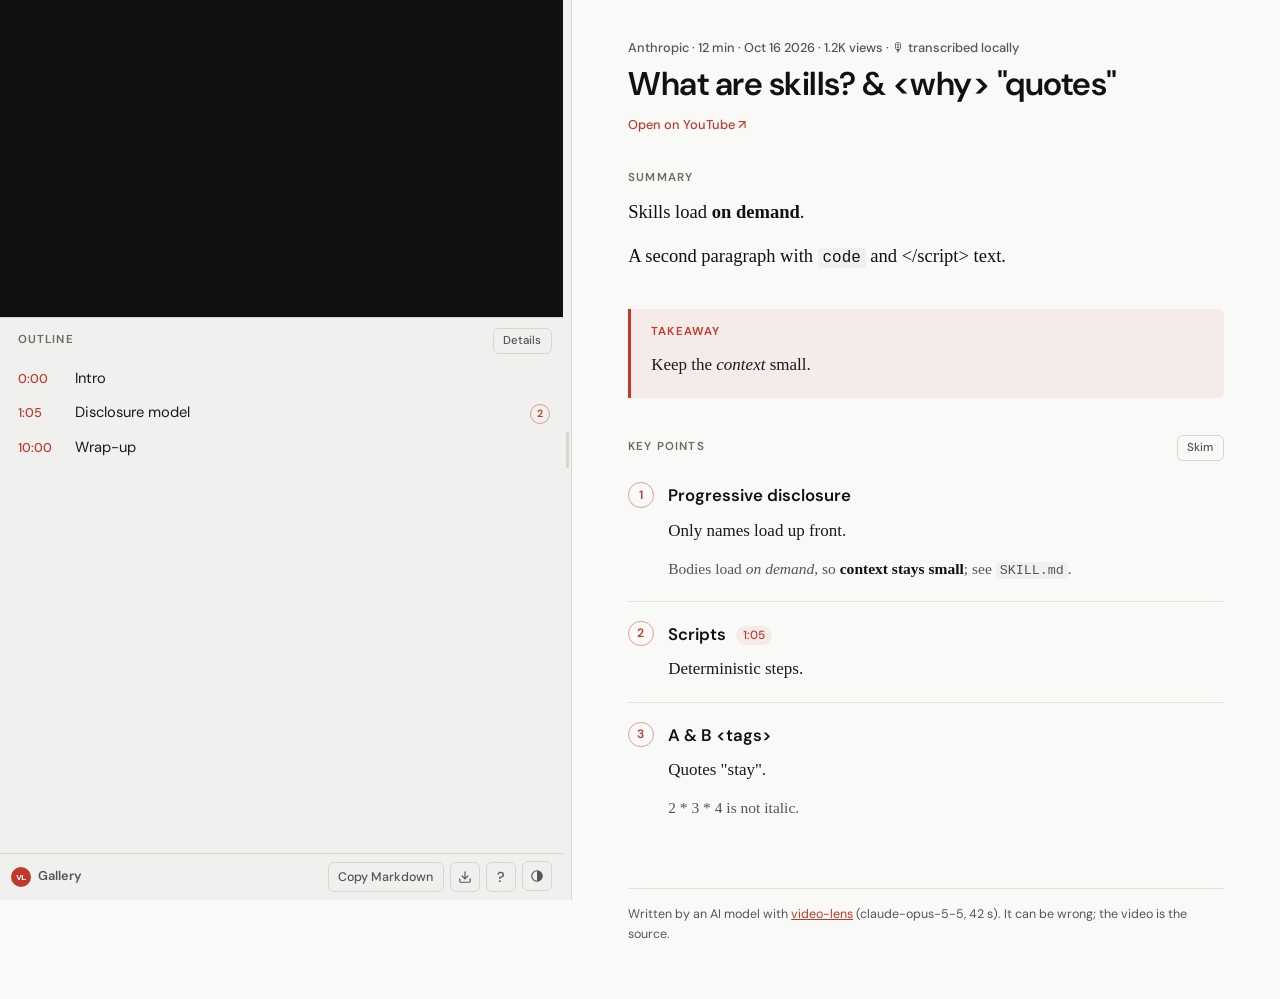
<file: tests/golden/share_report.html>
<!doctype html>
<html lang="" data-vl-mode="local">
<head>
<meta charset="utf-8">
<meta name="viewport" content="width=device-width, initial-scale=1">
<title>What are skills? &amp; &lt;why&gt; &quot;quotes&quot; · video-lens</title>
<link rel="icon" type="image/svg+xml" href="data:image/svg+xml,<svg xmlns='http://www.w3.org/2000/svg' viewBox='0 0 32 32'><circle cx='16' cy='16' r='16' fill='%23c0392b'/><text x='16' y='21' font-family='sans-serif' font-size='13' font-weight='700' fill='%23fff' text-anchor='middle' letter-spacing='-0.5'>VL</text></svg>">
<link rel="preconnect" href="https://fonts.googleapis.com">
<link rel="stylesheet" href="https://fonts.googleapis.com/css2?family=DM+Sans:wght@400;500;600&display=swap">
<style>
/* video-lens design tokens: the one source of color and font for every page (038 §5 D1).
   tools/build_viewer.py inlines this file into the local report (with viewer.css), the gallery
   (skills/video-lens-gallery/index.html) and the Discover page (skills/video-lens-recs/template.html),
   and the share build emits it for the site pages of the share service (video-lens-core).
   No other stylesheet defines a color token; a test fails when one does.
   Dark follows the OS unless the reader chose light ([data-theme] on <html>); script-free pages
   have no data-theme and simply follow the OS. */

:root {
  --paper: #f9f9f7;      /* page background */
  --pane: #f0f0ee;       /* side panes, bars, code, placeholders */
  --card: #fff;          /* cards on the paper */
  --text: #1a1a1a;
  --strong: #111;
  --muted: #555;
  --label: #696966;      /* small uppercase labels */
  --line: #e0e0dc;       /* rules on the paper */
  --pane-line: #d6d6d2;  /* rules and button borders on a pane */
  --accent: #c0392b;
  --on-accent: #fff;
  --accent-soft: rgba(192, 57, 43, 0.07);
  --video: #101010;
  --on-video: #f0ede8;
  --term: #1c1916;       /* terminal blocks (landing page) */
  --term-text: #f0ede8;
  --term-muted: #9a948f;
  --term-accent: #e05a4a;
  --shadow-sm: 0 1px 3px rgba(0, 0, 0, 0.08);
  --shadow: 0 1px 2px rgba(20, 15, 10, 0.06), 0 12px 40px -12px rgba(20, 15, 10, 0.22);
  --backdrop: rgba(0, 0, 0, 0.4);
  --sans: 'DM Sans', system-ui, -apple-system, 'Segoe UI', sans-serif;
  --serif: Georgia, 'Times New Roman', serif;
  --mono: ui-monospace, 'SF Mono', Menlo, Consolas, monospace;
  color-scheme: light;
}

/* Dark: the OS setting, unless the reader chose light. The same values again for a chosen dark. */
@media (prefers-color-scheme: dark) {
  :root:not([data-theme="light"]) {
    --paper: #1c1916;
    --pane: #14110f;
    --card: #211e1b;
    --text: #d0cdc8;
    --strong: #f0ede8;
    --muted: #9a948f;
    --label: #8f8983;
    --line: #2c2925;
    --pane-line: #2a2520;
    --accent: #e05a4a;
    --on-accent: #14110f;
    --accent-soft: rgba(224, 90, 74, 0.1);
    --video: #000;
    --term: #110e0c;
    --shadow-sm: 0 1px 4px rgba(0, 0, 0, 0.3);
    --shadow: 0 1px 2px rgba(0, 0, 0, 0.4), 0 16px 48px -12px rgba(0, 0, 0, 0.7);
    color-scheme: dark;
  }
}
:root[data-theme="dark"] {
  --paper: #1c1916;
  --pane: #14110f;
  --card: #211e1b;
  --text: #d0cdc8;
  --strong: #f0ede8;
  --muted: #9a948f;
  --label: #8f8983;
  --line: #2c2925;
  --pane-line: #2a2520;
  --accent: #e05a4a;
  --on-accent: #14110f;
  --accent-soft: rgba(224, 90, 74, 0.1);
  --video: #000;
  --term: #110e0c;
  --shadow-sm: 0 1px 4px rgba(0, 0, 0, 0.3);
  --shadow: 0 1px 2px rgba(0, 0, 0, 0.4), 0 16px 48px -12px rgba(0, 0, 0, 0.7);
  color-scheme: dark;
}

/* video-lens components: the pieces every local page shares (038 §5 D5, D7). tools/build_viewer.py
   puts this file after tokens.css, before viewer.css in the report and the share page, and into the
   gallery and Discover pages with the tokens. Page-specific layout stays in each page. */

/* Small buttons: one look everywhere (.tool, .tool.icon, .tool.quiet, pressed). */
.tool {
  font: 500 0.78rem/1 var(--sans);
  color: var(--muted);
  background: transparent;
  border: 1px solid var(--pane-line);
  border-radius: 6px;
  min-height: 1.9rem;
  padding: 0 0.6rem;
  cursor: pointer;
  white-space: nowrap;
  flex-shrink: 0;
}
.tool:hover { color: var(--strong); border-color: var(--muted); }
.tool.icon { width: 1.9rem; padding: 0; display: inline-grid; place-items: center; font-size: 0.9rem; }
.tool.quiet { min-height: 1.6rem; font-size: 0.72rem; }
.tool[aria-pressed="true"] { background: var(--accent-soft); border-color: var(--accent); color: var(--accent); }
.tool.primary { background: var(--accent); border-color: var(--accent); color: var(--on-accent); font-weight: 600; }
.tool.primary:hover { filter: brightness(1.08); color: var(--on-accent); }
a.tool { display: inline-flex; align-items: center; text-decoration: none; }

/* Chips: tags, filters, facts. One look; .active (a chosen filter) and .accent (a fact that stands
   out) take the accent. A chip that is a button or a link reacts to the pointer. */
.chip {
  display: inline-flex;
  align-items: center;
  gap: 0.3em;
  font: 500 0.72rem/1.5 var(--sans);
  padding: 0.05rem 0.55rem;
  border-radius: 1rem;
  border: 1px solid var(--line);
  background: var(--paper);
  color: var(--muted);
  white-space: nowrap;
  text-decoration: none;
}
button.chip, a.chip { cursor: pointer; }
button.chip:hover, a.chip:hover { color: var(--strong); border-color: var(--muted); }
.chip.active, .chip.accent { background: var(--accent-soft); border-color: color-mix(in srgb, var(--accent) 45%, transparent); color: var(--accent); }

/* Cards: a raised block on the paper (gallery cards, Discover picks). */
.card { background: var(--card); border: 1px solid var(--line); border-radius: 10px; box-shadow: var(--shadow-sm); }


/* ── Help: a <dialog>, ? opens it, Esc closes ── */
dialog {
  margin: auto; /* centred, also on a page that resets margins */
  width: min(26rem, calc(100vw - 2rem));
  max-height: calc(100vh - 2rem);
  padding: 1.5rem 1.6rem;
  border: 1px solid var(--line);
  border-radius: 12px;
  background: var(--paper);
  color: var(--text);
  box-shadow: 0 10px 40px rgba(0, 0, 0, 0.2);
  font: 400 0.88rem/1.6 var(--sans);
}
dialog:focus { outline: none; }
dialog::backdrop { background: var(--backdrop); }
dialog h2 { margin: 1.3rem 0 0.6rem; }
dialog h2:first-of-type { margin-top: 0; }
dialog p { margin: 0; }
#help-close { position: absolute; top: 0.8rem; right: 0.8rem; border: 0; font-size: 1.2rem; }
.keys { display: grid; grid-template-columns: auto 1fr; gap: 0.4rem 1rem; margin: 0; align-items: center; }
.keys dt { white-space: nowrap; }
.keys dd { margin: 0; color: var(--muted); }
kbd { font: 500 0.76rem/1 var(--mono); background: var(--pane); border: 1px solid var(--pane-line); border-radius: 4px; padding: 0.2rem 0.4rem; color: var(--strong); }
dialog h2 { font: 600 0.72rem/1.3 var(--sans); letter-spacing: 0.1em; text-transform: uppercase; color: var(--label); }
dialog a { color: var(--accent); }
/* The same About on every page (049 §3): the site and the source, side by side. */
.help-links { display: flex; flex-wrap: wrap; gap: 0.3rem 1.2rem; margin-top: 0.6rem; font-weight: 500; }

/* ── Theme menu: Light, Dark, Auto (049 §2, the landing's menu, 048 §2). The button keeps the
   half-circle icon; Auto (no data-theme, nothing stored) follows the OS and is the default. ── */
.theme { position: relative; }
.menu {
  position: absolute;
  right: 0;
  top: calc(100% + 0.4rem);
  z-index: 50;
  min-width: 9.5rem;
  padding: 0.3rem;
  background: var(--card);
  border: 1px solid var(--pane-line);
  border-radius: 9px;
  box-shadow: var(--shadow);
}
.menu button {
  display: flex;
  align-items: center;
  gap: 0.6rem;
  width: 100%;
  padding: 0.5rem 0.6rem;
  font: 500 0.86rem/1 var(--sans);
  color: var(--text);
  background: none;
  border: 0;
  border-radius: 6px;
  cursor: pointer;
  text-align: left;
}
.menu button:hover, .menu button:focus-visible { background: var(--pane); color: var(--strong); outline: none; }
.menu button svg { width: 1rem; height: 1rem; flex: none; fill: none; stroke: currentColor; stroke-width: 1.8; stroke-linecap: round; stroke-linejoin: round; }
.menu button::after { content: ''; margin-left: auto; width: 0.42rem; height: 0.42rem; border-radius: 50%; }
.menu button[aria-checked="true"] { color: var(--strong); }
.menu button[aria-checked="true"]::after { background: var(--accent); }
.menu[hidden] { display: none; }

/* ── Top bar of the gallery and recommendations pages: the landing's frame (048 §1, 049 §1).
   The mark and name on the left; the page switch, help and theme on the right. ── */
.wrap { max-width: 72rem; margin: 0 auto; padding-inline: clamp(16px, 4vw, 2.5rem); }
.topbar {
  position: sticky;
  top: 0;
  z-index: 100;
  background: color-mix(in srgb, var(--paper) 88%, transparent);
  -webkit-backdrop-filter: saturate(1.4) blur(10px);
  backdrop-filter: saturate(1.4) blur(10px);
  border-bottom: 1px solid var(--line);
}
.topbar .wrap { display: flex; align-items: center; gap: 0.6rem; height: 3.5rem; }
.topbar .brand {
  display: inline-flex;
  align-items: center;
  gap: 0.55rem;
  margin-right: auto;
  font: 600 1rem/1 var(--sans);
  letter-spacing: -0.01em;
  color: var(--strong);
  text-decoration: none;
  white-space: nowrap;
}
/* The mark's viewBox leaves a unit of air around the circle, so the box never cuts it (048 §1). */
.topbar .mark { display: block; width: 1.75rem; height: 1.75rem; flex: none; overflow: visible; }
.pages { display: flex; align-self: stretch; gap: 1.4rem; margin-right: 0.9rem; font: 500 0.88rem/1 var(--sans); }
.pages a, .pages span { display: flex; align-items: center; color: var(--muted); text-decoration: none; white-space: nowrap; }
.pages a:hover { color: var(--strong); }
.pages [aria-current="page"] { color: var(--strong); box-shadow: inset 0 -2px var(--accent); }
.pages [aria-disabled="true"] { opacity: 0.55; cursor: default; }
.topbar .tool.icon { width: 2.1rem; min-height: 2.1rem; color: var(--strong); font-size: 0.95rem; }
.topbar .tool.icon svg { width: 1rem; height: 1rem; }
@media (max-width: 480px) {
  .topbar .wrap { gap: 0.4rem; }
  .topbar .brand span { display: none; }
  .pages { gap: 1rem; margin-right: 0.3rem; }
}
@media (max-width: 360px) {
  .pages { gap: 0.75rem; margin-right: 0; font-size: 0.82rem; }
}

/* video-lens viewer: one stylesheet for the local report and the share page (035 §4, 036).
   It styles the fragment markup the renderers produce today (li > a.ts, .outline-title,
   .outline-detail; li > strong, p), so reports written before 036 still render.
   Sans (DM Sans) is the interface and the structure: title, headlines, labels, times, controls.
   Serif (Georgia) is the prose the report says: summary, takeaway, key-point text. */

:root {
  /* Colors and fonts come from tokens.css (inlined before this file, or linked on the share page). */
  --pad: clamp(1.25rem, 8%, 3.5rem); /* of the pane, not of the window: the pane's width is the reader's choice */
  --stage-h: 0px;
}

*, *::before, *::after { box-sizing: border-box; }
[hidden] { display: none !important; }
html { -webkit-text-size-adjust: 100%; }
body {
  margin: 0;
  background: var(--paper);
  color: var(--text);
  font-family: var(--serif);
  font-size: 1.0625rem;
  line-height: 1.7;
  overflow-wrap: break-word;
}
a { color: var(--accent); }
strong { color: var(--strong); }
code {
  font-family: var(--mono);
  font-size: 0.86em;
  background: var(--pane);
  padding: 0.05em 0.3em;
  border-radius: 3px;
}
:focus-visible { outline: 2px solid var(--accent); outline-offset: 2px; }

h2 {
  font: 600 0.72rem/1.3 var(--sans);
  letter-spacing: 0.1em;
  text-transform: uppercase;
  color: var(--label);
  margin: 0;
}
.sec-head { display: flex; align-items: center; justify-content: space-between; gap: 1rem; }

.ts { color: var(--accent); font: 500 0.8rem/1.4 var(--sans); font-variant-numeric: tabular-nums; text-decoration: none; }

/* ── Layout: the video pane stays, the page scrolls beside it ── */
.layout {
  display: grid;
  grid-template-columns: var(--split, 44%) 9px minmax(0, 1fr);
  grid-template-rows: auto 1fr;
  min-height: 100vh;
}
.layout.snapping { transition: grid-template-columns 0.2s ease; }
.watch {
  grid-column: 1;
  grid-row: 1 / 3;
  position: sticky;
  top: 0;
  height: 100vh;
  height: 100dvh;
  min-width: 0;
  display: flex;
  flex-direction: column;
  background: var(--pane);
}
.divider {
  grid-column: 2;
  grid-row: 1 / 3;
  position: sticky;
  top: 0;
  height: 100vh;
  height: 100dvh;
  cursor: col-resize;
  touch-action: none;
  background: var(--pane);
  border-right: 1px solid var(--pane-line);
  display: grid;
  place-items: center;
}
.divider::after { content: ''; width: 3px; height: 2.2rem; border-radius: 2px; background: var(--pane-line); }
.divider:hover::after, .divider:focus-visible::after, .dragging .divider::after { background: var(--accent); height: 3.4rem; }
.dragging { cursor: col-resize; user-select: none; -webkit-user-select: none; }
.dragging iframe { pointer-events: none; }
.masthead { grid-column: 3; grid-row: 1; }
.doc { grid-column: 3; grid-row: 2; }

/* ── Stage: player, section timeline, now-playing bar ── */
.stage { flex-shrink: 0; background: var(--pane); }
.player {
  position: relative;
  width: 100%;
  aspect-ratio: 16 / 9;
  min-height: 200px;
  max-height: calc(100vh - 15rem);
  max-height: calc(100dvh - 15rem);
  background: var(--video);
  color: var(--on-video);
  display: flex;
  flex-direction: column;
  align-items: center;
  justify-content: center;
  gap: 0.7rem;
  padding: 1rem;
  text-align: center;
}
.player.loaded { display: block; padding: 0; }
.player iframe { display: block; width: 100%; height: 100%; border: 0; }
.load {
  font: 600 1rem/1 var(--sans);
  background: #c0392b;
  color: #fff;
  border: 0;
  border-radius: 6px;
  padding: 0.8rem 1.2rem;
  cursor: pointer;
}
.load:focus-visible { outline: 3px solid #fff; outline-offset: 2px; }
.load.nudge { animation: nudge 0.5s ease; }
@keyframes nudge { 30% { transform: scale(1.07); } 60% { transform: scale(0.98); } }
.consent, .player-note { font: 400 0.8rem/1.5 var(--sans); margin: 0; max-width: 30rem; }
.player a { color: inherit; }
.player-note code { background: rgba(255, 255, 255, 0.12); user-select: all; -webkit-user-select: all; }
.watch-link { font: 600 1rem var(--sans); }
/* The file:// note (pre-A1 flow): command with Copy, server state, Open with countdown. */
.file-note { display: flex; flex-direction: column; gap: 0.45rem; width: 100%; max-width: 30rem; text-align: left; font: 400 0.8rem/1.5 var(--sans); }
.file-note[hidden] { display: none; }
.player:has(> .file-note:not([hidden])) { aspect-ratio: auto; max-height: none; } /* grow to fit, never clip */
.file-note .player-note { text-align: center; margin-bottom: 0.3rem; }
.file-step { margin: 0.3rem 0 0; display: flex; justify-content: space-between; font-size: 0.7rem; font-weight: 600; letter-spacing: 0.08em; text-transform: uppercase; opacity: 0.7; }
.file-state { text-transform: none; letter-spacing: 0; font-weight: 400; }
.file-state[data-up="yes"]::before { content: "● "; color: #27ae60; }
.file-state[data-up="no"]::before { content: "● "; opacity: 0.6; }
.file-cmd { display: flex; align-items: flex-start; gap: 0.6rem; padding: 0.55rem 0.7rem; border: 1px solid rgba(255, 255, 255, 0.15); border-radius: 6px; background: rgba(255, 255, 255, 0.06); }
.file-cmd code { flex: 1; min-width: 0; background: none; color: inherit; padding: 0; font-size: 0.75rem; word-break: break-all; user-select: all; -webkit-user-select: all; }
.file-note button { font: 500 0.75rem var(--sans); color: inherit; background: rgba(255, 255, 255, 0.14); border: 0; border-radius: 4px; padding: 0.3rem 0.65rem; cursor: pointer; white-space: nowrap; }
.player .file-open { display: block; text-align: center; padding: 0.65rem 1rem; border-radius: 6px; background: var(--accent); color: #fff; text-decoration: none; font: 600 0.9rem var(--sans); transition: opacity 0.25s ease; }
.file-open[aria-disabled="true"] { opacity: 0.4; }
.file-count { margin: 0; min-height: 1.5em; text-align: center; opacity: 0.8; }
.file-note .file-count button { background: none; padding: 0; text-decoration: underline; }

.timeline { display: flex; gap: 2px; cursor: pointer; background: var(--pane); }
.seg { position: relative; flex: 1 1 0; min-width: 3px; height: 15px; }
.seg::before, .seg > i { content: ''; position: absolute; left: 0; top: 4px; height: 5px; }
.seg::before { right: 0; background: var(--pane-line); }
.seg > i { width: 0; background: var(--accent); }
.seg:hover::before { background: var(--label); }
.seg.done > i { width: 100%; }

.nowbar { display: flex; align-items: center; gap: 0.4rem; padding: 0.15rem 0.7rem 0.6rem; font: 500 0.8rem/1.3 var(--sans); }
.nowbar-label { flex: 1; min-width: 0; margin: 0 0.3rem; white-space: nowrap; overflow: hidden; text-overflow: ellipsis; color: var(--strong); }
#now-idx { color: var(--label); font-variant-numeric: tabular-nums; margin-right: 0.6em; }
.clock { color: var(--muted); font-variant-numeric: tabular-nums; white-space: nowrap; font-size: 0.76rem; }
#speed { min-width: 3.1rem; font-variant-numeric: tabular-nums; }

/* ── Outline ── */
.outline { position: relative; flex: 1; min-height: 0; overflow-y: auto; border-top: 1px solid var(--pane-line); padding-bottom: 1rem; }
.outline .sec-head { position: sticky; top: 0; z-index: 1; background: var(--pane); padding: 0.65rem 0.7rem 0.5rem 1.1rem; }
.topics { list-style: none; margin: 0; padding: 0; }
.topics > li {
  display: grid;
  grid-template-columns: 3.6rem minmax(0, 1fr) auto;
  align-items: baseline;
  padding: 0.4rem 0.8rem 0.4rem 1.1rem;
  cursor: pointer;
  font-size: 0; /* hides the bare " — " between time and title in reports written before 036 */
}
.topics > li:hover { background: var(--accent-soft); }
.topics > li > a.ts { grid-area: 1 / 1; }
.outline-title { grid-area: 1 / 2; font: 400 0.92rem/1.4 var(--sans); color: var(--text); }
.outline-detail { grid-area: 2 / 2 / auto / span 2; margin: 0.2rem 0 0.15rem; font: 400 0.84rem/1.5 var(--sans); color: var(--muted); }
.topics > li.active { background: var(--accent-soft); box-shadow: inset 3px 0 0 0 var(--accent); }
.topics > li.active .outline-title { font-weight: 600; color: var(--strong); }
/* With script: descriptions fold away, except the playing section, unless "Details" is on. */
.js:not([data-outline="full"]) .topics > li:not(.active) .outline-detail { display: none; }
.kp-refs { grid-area: 1 / 3; display: flex; gap: 0.2rem; margin-left: 0.5rem; }
.kp-ref, .kp-list > li::before {
  width: 1.25rem;
  height: 1.25rem;
  border-radius: 50%;
  display: grid;
  place-items: center;
  font: 600 0.66rem/1 var(--sans);
  font-variant-numeric: tabular-nums;
  color: var(--accent);
  border: 1px solid color-mix(in srgb, var(--accent) 45%, transparent);
  text-decoration: none;
}
.kp-ref:hover { background: var(--accent); color: var(--on-accent); }

/* ── Rail: where you came from, and the tools ── */
.rail { display: flex; align-items: center; gap: 0.35rem; padding: 0.45rem 0.7rem; border-top: 1px solid var(--pane-line); background: var(--pane); flex-shrink: 0; }
.brand { display: inline-flex; align-items: center; gap: 0.45rem; font: 600 0.8rem/1 var(--sans); color: var(--muted); text-decoration: none; white-space: nowrap; }
.brand:hover { color: var(--strong); }
.rail-gap { flex: 1; }
html:not(.js) .rail .tool { display: none; }
/* The theme menu opens upward from the rail at the foot of the pane; on a phone the rail is on top. */
.rail .menu { top: auto; bottom: calc(100% + 0.4rem); }

/* ── The document ── */
.masthead, .doc { padding-inline: var(--pad); }
.masthead > *, .doc > * { max-width: 100%; }
.masthead { padding-top: 2.4rem; container-type: inline-size; }
.meta-line, .links { font: 500 0.8rem/1.5 var(--sans); color: var(--muted); margin: 0; }
h1 {
  font: 600 1.6rem/1.18 var(--sans);
  font-size: clamp(1.3rem, 0.85rem + 3.4cqi, 2.05rem); /* follows the pane as the divider moves */
  letter-spacing: -0.015em;
  color: var(--strong);
  margin: 0.45rem 0 0.7rem;
  text-wrap: balance;
}
.links a { text-decoration: none; }
.links a:hover, .colophon a:hover, .ts:hover { text-decoration: underline; }

.doc section { margin-top: 2.3rem; }
.doc h2 { margin-bottom: 0.7rem; }
.doc p { margin: 0 0 0.9rem; }
.doc p:last-child { margin-bottom: 0; }
/* Each of the three parts has its own shape, so the labels can stay small. */
#summary p { font-size: 1.16rem; line-height: 1.62; color: var(--strong); }
#takeaway { border-left: 3px solid var(--accent); background: var(--accent-soft); border-radius: 0 6px 6px 0; padding: 1rem 1.25rem 1.15rem; }
#takeaway h2 { color: var(--accent); }
#key-points .sec-head { margin-bottom: 0.2rem; }
#key-points h2 { margin: 0; }

.kp-list { list-style: none; margin: 0; padding: 0; counter-reset: kp; }
.kp-list > li { counter-increment: kp; position: relative; padding: 1.15rem 0 1.15rem 2.5rem; border-top: 1px solid var(--line); scroll-margin-top: calc(var(--stage-h) + 0.5rem); }
.kp-list > li:first-child { border-top: 0; }
.kp-list > li::before { content: counter(kp); position: absolute; left: 0; top: 1.15rem; width: 1.6rem; height: 1.6rem; font-size: 0.76rem; }
.kp-list > li.now::before { background: var(--accent); border-color: var(--accent); color: var(--on-accent); }
/* Headline, then the "why" as the first paragraph, then the detail as the second. */
.kp-list > li > strong:first-child { font: 600 1.05rem/1.4 var(--sans); color: var(--strong); }
.kp-list > li > a.ts { display: inline-block; margin-left: 0.35rem; padding: 0 0.45rem; border-radius: 1rem; background: var(--accent-soft); font-size: 0.74rem; line-height: 1.6; vertical-align: 0.08em; white-space: nowrap; }
.kp-list > li > p { margin: 0.35rem 0 0; }
.kp-list > li > p + p { margin-top: 0.65rem; font-size: 0.97rem; color: var(--muted); }
.kp-toggle { display: none; margin-top: 0.45rem; }
.kp-toggle[aria-expanded="true"] { color: var(--strong); }
[data-skim] .kp-list > li { padding-block: 0.85rem; }
[data-skim] .kp-list > li::before { top: 0.85rem; }
[data-skim] .kp-list > li:not(.open) > p + p { display: none; }
[data-skim] .kp-toggle { display: inline-block; }
.kp-list > li.flash { animation: flash 1.4s ease; }
@keyframes flash { 0%, 40% { background: var(--accent-soft); } }

.description-details { margin-top: 2.3rem; padding-top: 1rem; border-top: 1px solid var(--line); font: 400 0.86rem/1.6 var(--sans); color: var(--muted); }
.description-details summary { cursor: pointer; font-weight: 500; }
.video-description { margin-top: 0.7rem; }

.colophon { margin-top: 3rem; padding-top: 1rem; padding-bottom: 3rem; border-top: 1px solid var(--line); font: 400 0.78rem/1.6 var(--sans); color: var(--muted); }
.doc .colophon p { margin: 0 0 0.45rem; }

/* ── Tabs: only where the panes stack ── */
.tabs { display: none; }
.tabs button {
  flex: 1;
  font: 600 0.8rem/1 var(--sans);
  letter-spacing: 0.04em;
  color: var(--muted);
  background: transparent;
  border: 0;
  border-bottom: 3px solid transparent;
  padding: 0.75rem 0 0.6rem;
  cursor: pointer;
}
.tabs button[aria-selected="true"] { color: var(--accent); border-bottom-color: var(--accent); }

/* ── Narrow screens: the two panes become two tabs under a player that stays in view ── */
@media (max-width: 800px) {
  .layout { display: flex; flex-direction: column; }
  .watch { display: contents; }
  .divider { display: none; }
  .rail { order: 0; border-top: 0; border-bottom: 1px solid var(--pane-line); position: relative; z-index: 6; }
  .rail .menu { top: calc(100% + 0.4rem); bottom: auto; }
  .masthead { order: 1; padding-top: 1.2rem; padding-bottom: 1.1rem; }
  .stage { order: 2; z-index: 5; border-bottom: 1px solid var(--pane-line); }
  .outline { order: 3; flex: none; overflow: visible; border-top: 0; }
  .outline .sec-head { position: static; background: transparent; padding-inline: var(--pad); }
  .topics > li { padding-inline: var(--pad); }
  .doc { order: 4; }
  .player { max-height: none; }
  .tabs:not([hidden]) { display: flex; }
  .nowbar { padding-bottom: 0.3rem; }
  .clock { display: none; }
  .doc section:first-child { margin-top: 1.4rem; }
  .js[data-tab="read"] .outline, .js[data-tab="outline"] #read { display: none; }
  .js[data-tab="outline"] .colophon { margin-top: 1rem; }
}
@media (max-width: 360px) {
  .brand span { display: none; }
}
/* The player stays in view only when the screen is tall enough to read under it. */
@media (max-width: 800px) and (min-height: 560px) {
  .stage { position: sticky; top: 0; }
  .player { max-height: 40vh; max-height: 40dvh; }
}

@media (prefers-reduced-motion: reduce) {
  *, *::before, *::after { animation: none !important; transition: none !important; }
}

@media print {
  .layout { display: block; }
  .watch { position: static; height: auto; display: block; background: none; }
  .stage, .rail, .divider, .tool, .kp-refs { display: none !important; }
  .outline { overflow: visible; border: 0; }
  .outline-detail, .kp-list > li > p { display: block !important; }
}

</style>
<script>
// video-lens viewer: one script for the local report and the share page (035 §4, 036).
// The same bytes on every page. Everything it needs is in the markup:
//   #yt-facade[data-video-id]   the player box; with data-autoload the player loads at once
//   ol.topics[data-duration]    the outline: li > a.ts[data-t], .outline-title, .outline-detail
//   ol.kp-list > li             key points: strong, p (why), p (detail); optional a.ts[data-t]
// It never reads the mode. It creates no style attribute, style element or script text, so the
// share page's CSP (style-src 'self') holds. Without it the page is fully readable and every
// time link opens YouTube.
(function () {
  "use strict";

  var root = document.documentElement;
  var KEYS = {
    theme: "theme", // shared with the gallery
    split: "video-lens:split",
    speed: "video-lens:speed",
    skim: "video-lens:skim",
    outline: "video-lens:outline",
  };
  var DEFAULT_SPLIT = 44;
  var MIN_SPLIT = 22;
  var RATES = [1, 1.25, 1.5, 1.75, 2];

  function read(key) {
    try { return localStorage.getItem(key); } catch (e) { return null; }
  }
  function write(key, value) {
    try {
      if (value === null) localStorage.removeItem(key);
      else localStorage.setItem(key, value);
    } catch (e) { /* private mode: the choice lasts for this page only */ }
  }

  // ── Before the first paint: saved choices, so nothing jumps after load ──
  root.classList.add("js");
  root.setAttribute("data-tab", "read");
  var savedTheme = read(KEYS.theme);
  if (savedTheme === "dark" || savedTheme === "light") root.setAttribute("data-theme", savedTheme);
  var savedSplit = parseFloat(read(KEYS.split));
  if (savedSplit >= MIN_SPLIT && savedSplit <= 80) root.style.setProperty("--split", savedSplit + "%");
  if (read(KEYS.skim) === "1") root.setAttribute("data-skim", "");
  if (read(KEYS.outline) === "full") root.setAttribute("data-outline", "full");

  function $(id) { return document.getElementById(id); }
  function all(selector, scope) { return Array.prototype.slice.call((scope || document).querySelectorAll(selector)); }
  function el(tag, cls, text) {
    var node = document.createElement(tag);
    if (cls) node.className = cls;
    if (text) node.textContent = text;
    return node;
  }
  function clock(t) {
    t = Math.max(0, Math.floor(t || 0));
    var h = Math.floor(t / 3600);
    var m = Math.floor((t % 3600) / 60);
    var s = String(t % 60).padStart(2, "0");
    return h ? h + ":" + String(m).padStart(2, "0") + ":" + s : m + ":" + s;
  }

  // ── The player adapter (035 §4.3): the only code that touches YouTube ──
  // One implementation for both modes. The page decides with data-autoload whether the player
  // loads at once (local) or on the first click on the panel or on a time (share).
  function makePlayer(facade) {
    var videoId = facade && facade.getAttribute("data-video-id");
    if (videoId && !/^[A-Za-z0-9_-]{11}$/.test(videoId)) videoId = null;
    var frame = null;
    var api = null;
    var ready = false;
    var pending = null;
    var captions = false;
    var embedOnly = false;
    var apiTimer = null;
    var listeners = [];
    var API_TIMEOUT = 10000;

    function tell(state) { listeners.forEach(function (cb) { cb(state); }); }
    function fail() {
      // Embedding is off for this video, or the player cannot run here: the same box the share
      // page renders for a "noembed" video. From here on every time link opens YouTube.
      var id = videoId;
      api = null; frame = null; ready = false; videoId = null;
      facade.textContent = "";
      facade.classList.remove("loaded");
      facade.classList.add("noembed");
      var link = el("a", "watch-link", "Watch on YouTube ↗");
      link.href = "https://www.youtube.com/watch?v=" + id;
      link.target = "_blank";
      link.rel = "noopener noreferrer";
      facade.appendChild(link);
      tell("failed");
    }
    function embedSrc(start, autoplay) {
      var src = "https://www.youtube-nocookie.com/embed/" + videoId + "?enablejsapi=1&rel=0&playsinline=1";
      if (/^https?:/.test(location.origin)) src += "&origin=" + encodeURIComponent(location.origin);
      if (autoplay) src += "&autoplay=1";
      if (start) src += "&start=" + Math.floor(start);
      return src;
    }
    function apiMissing() {
      // The IFrame API did not load (a blocker, the network): the iframe still plays with
      // YouTube's own controls, but nothing here can follow or steer it. Say so by dropping the
      // timeline and the now-playing bar; a time link reloads the iframe at that time.
      clearTimeout(apiTimer);
      if (ready || embedOnly || !frame) return;
      embedOnly = true;
      tell("embedonly");
    }

    var player = {
      available: function () { return !!videoId; },
      loaded: function () { return !!frame; },
      ready: function () { return ready; },
      frame: function () { return frame; },
      onState: function (cb) { listeners.push(cb); },
      load: function (start, autoplay) {
        if (frame || !videoId) return;
        frame = document.createElement("iframe");
        frame.id = "yt-player";
        frame.title = "YouTube video player";
        frame.src = embedSrc(start, autoplay);
        frame.allow = "autoplay; encrypted-media; picture-in-picture; fullscreen";
        frame.setAttribute("allowfullscreen", "");
        facade.textContent = "";
        facade.classList.add("loaded");
        facade.appendChild(frame);
        function attach() {
          clearTimeout(apiTimer);
          if (embedOnly || !frame) return;
          api = new window.YT.Player(frame, {
            events: {
              onReady: function () {
                ready = true;
                tell("ready");
                if (pending !== null) player.seek(pending);
                pending = null;
              },
              onStateChange: function (e) { tell(e.data === 1 ? "playing" : "idle"); },
              onError: fail,
            },
          });
        }
        if (window.YT && window.YT.Player) attach();
        else {
          window.onYouTubeIframeAPIReady = attach;
          var script = document.createElement("script");
          script.src = "https://www.youtube.com/iframe_api";
          script.onerror = apiMissing;
          apiTimer = setTimeout(apiMissing, API_TIMEOUT);
          document.head.appendChild(script);
        }
      },
      seek: function (t) {
        if (ready) { api.seekTo(t, true); api.playVideo(); }
        else if (embedOnly) frame.src = embedSrc(t, true);
        else if (frame) pending = t;
        else player.load(t, true);
      },
      shift: function (dt) { if (ready) api.seekTo(Math.max(0, api.getCurrentTime() + dt), true); },
      toggle: function () {
        if (!ready) return false;
        if (api.getPlayerState() === 1) api.pauseVideo(); else api.playVideo();
        return true;
      },
      time: function () { return ready && api.getCurrentTime ? api.getCurrentTime() : 0; },
      duration: function () { return ready && api.getDuration ? api.getDuration() : 0; },
      rate: function (r) { if (ready) api.setPlaybackRate(r); },
      mute: function () { if (ready) { if (api.isMuted()) api.unMute(); else api.mute(); } },
      captions: function () {
        if (!ready) return;
        captions = !captions;
        try {
          if (captions) api.loadModule("captions"); else api.unloadModule("captions");
        } catch (e) { /* the player's own CC button still works */ }
      },
      fullscreen: function () {
        if (!frame) return;
        // iPhone Safari has no element fullscreen API on a div; the player's own button still works.
        var exit = document.exitFullscreen || document.webkitExitFullscreen;
        var enter = facade.requestFullscreen || facade.webkitRequestFullscreen;
        if (document.fullscreenElement || document.webkitFullscreenElement) {
          if (exit) exit.call(document);
        } else if (enter) {
          var p = enter.call(facade);
          if (p && p.catch) p.catch(function () { /* refused: nothing to undo */ });
        }
      },
    };
    return player;
  }

  document.addEventListener("DOMContentLoaded", function () {
    var layout = document.querySelector(".layout");
    var facade = $("yt-facade");
    var player = makePlayer(facade);
    var outlineEl = $("outline");
    var list = document.querySelector(".topics");
    var knownDuration = list ? parseInt(list.getAttribute("data-duration"), 10) || 0 : 0;

    var sections = all(".topics > li").map(function (li) {
      var link = li.querySelector("a.ts[data-t]");
      var title = li.querySelector(".outline-title");
      return { li: li, t: link ? parseInt(link.getAttribute("data-t"), 10) || 0 : 0, title: title ? title.textContent : "" };
    });
    var points = all(".kp-list > li").map(function (li, i) {
      var link = li.querySelector(":scope > a.ts[data-t]");
      var paras = all(":scope > p", li);
      li.id = "kp-" + (i + 1);
      // New fragments: strong, p (why), p (detail). Reports written before 036: strong, bare text, p (detail).
      return { li: li, n: i + 1, t: link ? parseInt(link.getAttribute("data-t"), 10) : null,
        why: paras.length > 1 ? paras[0] : null, detail: paras.length > 1 ? paras[1] : null, only: paras.length === 1 ? paras[0] : null };
    });

    var active = -1;
    var started = false; // no section is "playing" until the video has run or a time was chosen
    var hold = null;     // a time just asked for; shown until the player reports it (or 5 s pass)
    var holdUntil = 0;
    var rate = parseFloat(read(KEYS.speed));
    if (RATES.indexOf(rate) < 0) rate = 1;

    function total() { return player.duration() || knownDuration; }
    function inView() {
      var r = facade.getBoundingClientRect();
      var visible = Math.min(r.bottom, window.innerHeight) - Math.max(r.top, 0);
      return visible >= r.height / 2;
    }
    function go(t) {
      // The player must be in view before it starts (YouTube: autoplay only when visible).
      if (!inView()) facade.scrollIntoView({ block: "start" });
      player.seek(t);
      started = true;
      hold = t;
      holdUntil = Date.now() + 5000;
      setActive(indexAt(t));
      paint(t);
    }
    function hint() {
      // Playback keys before the click that loads the player: point at the button, load nothing.
      var button = facade && facade.querySelector(".load");
      if (!button) return;
      button.classList.remove("nudge");
      void button.offsetWidth;
      button.classList.add("nudge");
    }

    // ── Outline, timeline and the now-playing bar ──
    function indexAt(t) {
      var found = -1;
      for (var i = 0; i < sections.length; i++) if (sections[i].t <= t) found = i;
      return found;
    }
    function endOf(i) {
      if (i + 1 < sections.length) return sections[i + 1].t;
      var d = total();
      if (d > sections[i].t) return d;
      return sections[i].t + (i ? sections[i].t / i : 60); // unknown length: an average section
    }

    var segs = [];
    var timeline = null;
    if (sections.length > 1 && player.available()) {
      timeline = el("div", "timeline");
      timeline.setAttribute("aria-hidden", "true"); // the outline is the accessible list
      sections.forEach(function (sec, i) {
        var seg = el("div", "seg");
        seg.title = clock(sec.t) + "  " + sec.title;
        seg.style.flexGrow = String(Math.max(1, endOf(i) - sec.t));
        var fill = document.createElement("i");
        seg.appendChild(fill);
        timeline.appendChild(seg);
        segs.push({ seg: seg, fill: fill });
        seg.addEventListener("mouseenter", function () { showNow(i); });
        seg.addEventListener("click", function (e) {
          var r = seg.getBoundingClientRect();
          var part = Math.min(1, Math.max(0, (e.clientX - r.left) / r.width));
          go(Math.floor(sec.t + part * (endOf(i) - sec.t)));
        });
      });
      timeline.addEventListener("mouseleave", function () { showNow(active); });
      facade.after(timeline);
    }

    var nowbar = document.querySelector(".nowbar");
    var speedBtn = $("speed");
    function showNow(i) {
      var sec = sections[i < 0 ? 0 : i];
      if (!sec) return;
      $("now-idx").textContent = (i < 0 ? 1 : i + 1) + "/" + sections.length;
      $("now-title").textContent = sec.title;
    }
    function setActive(i) {
      if (i === active) return;
      if (sections[active]) sections[active].li.classList.remove("active");
      active = i;
      var sec = sections[i];
      if (sec) {
        sec.li.classList.add("active");
        keepVisible(sec.li);
      }
      points.forEach(function (p) { p.li.classList.toggle("now", !!sec && p.t === sec.t); });
      showNow(i);
    }
    function keepVisible(li) {
      // Only inside the outline's own scroll box (wide layout), and not while the reader is in it.
      if (outlineEl.scrollHeight <= outlineEl.clientHeight || outlineEl.matches(":hover")) return;
      var head = outlineEl.querySelector(".sec-head");
      var top = li.offsetTop - (head ? head.offsetHeight : 0);
      var bottom = li.offsetTop + li.offsetHeight;
      if (top < outlineEl.scrollTop) outlineEl.scrollTop = top;
      else if (bottom > outlineEl.scrollTop + outlineEl.clientHeight) outlineEl.scrollTop = bottom - outlineEl.clientHeight + 8;
    }
    function paint(t) {
      var d = total();
      $("clock").textContent = player.ready() ? clock(t) + " / " + clock(d) : (d ? clock(d) : "");
      segs.forEach(function (s, i) {
        var done = i < active;
        s.seg.classList.toggle("done", done);
        var part = i === active ? (t - sections[i].t) / Math.max(1, endOf(i) - sections[i].t) : 0;
        s.fill.style.width = done ? "" : Math.min(100, Math.max(0, part * 100)) + "%";
      });
    }
    function tick() {
      if (!player.ready()) return;
      var t = player.time();
      if (hold !== null) {
        if (Math.abs(t - hold) < 3 || Date.now() > holdUntil) hold = null;
        else t = hold;
      }
      if (started) setActive(indexAt(t));
      paint(t);
    }
    setInterval(tick, 400);
    player.onState(function (state) {
      if (state === "ready" && rate !== 1) player.rate(rate);
      if (state === "playing") started = true;
      if (state === "failed" || state === "embedonly") {
        if (timeline) timeline.remove();
        if (nowbar) nowbar.hidden = true;
        setActive(-1);
        return;
      }
      root.classList.toggle("playing", state === "playing");
      tick();
    });

    function step(dir) {
      if (!sections.length || !player.available()) return;
      var i = active;
      if (dir < 0) i = (i > 0 && player.time() - sections[i].t < 3) ? i - 1 : Math.max(0, i);
      else i = Math.min(sections.length - 1, i + 1);
      go(sections[i].t);
    }
    function setRate(next) {
      rate = next;
      write(KEYS.speed, rate === 1 ? null : String(rate));
      speedBtn.textContent = rate + "×";
      player.rate(rate);
    }
    function stepRate(dir) {
      var i = RATES.indexOf(rate) + dir;
      if (i >= 0 && i < RATES.length) setRate(RATES[i]);
    }

    if (nowbar && sections.length && player.available()) {
      nowbar.hidden = false;
      speedBtn.textContent = rate + "×";
      showNow(-1);
      paint(0);
      $("sec-prev").addEventListener("click", function () { step(-1); });
      $("sec-next").addEventListener("click", function () { step(1); });
      speedBtn.addEventListener("click", function () { setRate(RATES[(RATES.indexOf(rate) + 1) % RATES.length]); });
    }

    // A key point names its outline section; the section points back with the point's number.
    points.forEach(function (p) {
      if (p.t === null) return;
      var sec = sections.filter(function (s) { return s.t === p.t; })[0];
      if (!sec) return;
      var box = sec.li.querySelector(".kp-refs");
      if (!box) {
        box = el("span", "kp-refs");
        sec.li.appendChild(box);
      }
      var a = el("a", "kp-ref", String(p.n));
      a.href = "#" + p.li.id;
      a.title = "Key point " + p.n;
      box.appendChild(a);
    });

    // One click handler for every time on the page.
    document.addEventListener("click", function (e) {
      if (e.defaultPrevented || e.button !== 0 || e.metaKey || e.ctrlKey || e.shiftKey || e.altKey) return;
      var target = e.target instanceof Element ? e.target : null;
      if (!target) return;
      var ref = target.closest(".kp-ref");
      if (ref) {
        e.preventDefault();
        var kp = document.querySelector(ref.getAttribute("href"));
        if (!kp) return;
        setTab("read");
        kp.scrollIntoView({ block: "start", behavior: "smooth" });
        kp.classList.remove("flash");
        void kp.offsetWidth;
        kp.classList.add("flash");
        return;
      }
      if (!player.available()) return; // no player: the links open YouTube
      var timed = target.closest("a.ts[data-t]");
      if (!timed) {
        var row = target.closest(".topics > li");
        timed = row && row.querySelector("a.ts[data-t]");
      }
      if (!timed) return;
      var t = parseInt(timed.getAttribute("data-t"), 10);
      if (!(t >= 0)) return;
      e.preventDefault();
      // A clicked link must not keep the focus: Space is play and pause, not "open the link".
      if (e.detail > 0 && document.activeElement instanceof HTMLElement) document.activeElement.blur();
      go(t);
    });

    if (facade && player.available()) {
      var loadButton = facade.querySelector(".load");
      if (loadButton) loadButton.addEventListener("click", function () { player.load(0, true); });
      if (facade.hasAttribute("data-autoload")) {
        var note = $("file-note");
        if (location.protocol === "file:" && note) {
          // YouTube refuses to play from file://. The shell holds the text; fill in the command
          // and the link the way serve_report.sh serves this file: a report in a folder named
          // "reports" is served from the parent folder at /reports/<file>, any other from its own folder.
          var parts = location.pathname.split("/");
          var name = parts.pop();
          var folder = parts[parts.length - 1];
          var dir = parts.join("/");
          var urlPath = name;
          if (folder === "reports") { parts.pop(); dir = parts.join("/"); urlPath = "reports/" + name; }
          try { dir = decodeURIComponent(dir); } catch (e) { /* keep the encoded path */ }
          dir = dir.replace(/^\/([A-Za-z]:)/, "$1"); // file:///C:/Users/… on Windows
          var command = "python3 -m http.server 8765 --bind 127.0.0.1" + (dir ? ' --directory "' + dir.replace(/"/g, '\\"') + '"' : "");
          var here = $("file-link");
          if ($("file-cmd")) $("file-cmd").textContent = command;
          note.hidden = false;
          if (here) { // the shell holds the host; the script only appends the path
            var host = here.href;
            here.href = host + urlPath;
            serveNote(command, host, here);
          }
        } else {
          player.load(0, false);
        }
      }
    }

    // The file:// note, as the pre-A1 template had it: copy the command, watch the port, and once
    // a server answers, open the served report after a countdown the reader can stop.
    function serveNote(command, host, here) {
      var copy = $("file-copy");
      var state = $("file-state");
      var count = $("file-count");
      if (copy) copy.addEventListener("click", function () {
        function fallback() {
          var range = document.createRange();
          range.selectNodeContents($("file-cmd"));
          window.getSelection().removeAllRanges();
          window.getSelection().addRange(range);
          var ok = false;
          try { ok = document.execCommand("copy"); } catch (e) { /* the command stays selected */ }
          flash(copy, ok ? "Copied ✓" : "Selected");
        }
        if (navigator.clipboard && navigator.clipboard.writeText) {
          navigator.clipboard.writeText(command).then(function () { flash(copy, "Copied ✓"); }, fallback);
        } else {
          fallback();
        }
      });
      if (!here || !state || !count || !window.fetch) return;
      var up = null, stayed = false, timer = null;
      function stop() { clearInterval(timer); timer = null; count.textContent = ""; }
      function setUp(on) {
        if (up === on) return;
        up = on;
        state.textContent = on ? "Running ✓" : "Not running";
        state.setAttribute("data-up", on ? "yes" : "no");
        here.setAttribute("aria-disabled", on ? "false" : "true");
        if (!on) { stop(); return; }
        // Inside a frame (a preview) the page never navigates away on its own.
        if (stayed || window.self !== window.top) return;
        var s = 3;
        var stay = document.createElement("button");
        stay.type = "button";
        stay.textContent = "Stay";
        stay.addEventListener("click", function () { stayed = true; stop(); });
        function tick() {
          if (s <= 0) { stop(); location.href = here.href; return; }
          count.textContent = "Opening in " + s + " s… ";
          count.appendChild(stay);
          s--;
        }
        tick();
        timer = setInterval(tick, 1000);
      }
      function check() {
        // no-cors: the answer is opaque, but it only arrives if something listens on the port.
        fetch(host, { mode: "no-cors", cache: "no-store" }).then(function () { setUp(true); }, function () { setUp(false); });
      }
      // The link stays clickable while "Not running": a browser may refuse the probe from file://.
      check();
      setInterval(check, 2000);
    }
    function flash(button, text) {
      var old = button.textContent;
      button.textContent = text;
      setTimeout(function () { button.textContent = old; }, 1600);
    }

    // A click inside the player moves keyboard focus into YouTube's frame. Take it back when
    // the pointer returns to the page, so the page's shortcuts work again.
    document.addEventListener("mouseover", function () {
      var frame = player.frame();
      if (frame && document.activeElement === frame) frame.blur();
    });

    // ── Tabs (narrow screens) ──
    var tabs = document.querySelector(".tabs");
    var stage = document.querySelector(".stage");
    function setTab(name) {
      if (!tabs || root.getAttribute("data-tab") === name) return;
      root.setAttribute("data-tab", name);
      all("[data-tab]", tabs).forEach(function (b) {
        b.setAttribute("aria-selected", b.getAttribute("data-tab") === name ? "true" : "false");
      });
      // If the reader has scrolled into a tab, start the other one at its top, under the player.
      if (getComputedStyle(tabs).display === "none") return;
      var first = name === "read" ? $("read") : outlineEl;
      var top = first.getBoundingClientRect().top + window.scrollY - stage.offsetHeight;
      if (window.scrollY > top) window.scrollTo(0, top);
    }
    if (tabs && outlineEl && sections.length) {
      tabs.hidden = false;
      tabs.addEventListener("click", function (e) {
        var b = e.target instanceof Element ? e.target.closest("[data-tab]") : null;
        if (b) setTab(b.getAttribute("data-tab"));
      });
      if (window.ResizeObserver) {
        new ResizeObserver(function () {
          var sticky = getComputedStyle(stage).position === "sticky";
          root.style.setProperty("--stage-h", (sticky ? stage.offsetHeight : 0) + "px");
        }).observe(stage);
      }
    }

    // ── Density: outline descriptions, key-point details ──
    function flag(attr, key, on, onValue, button) {
      if (on) root.setAttribute(attr, onValue); else root.removeAttribute(attr);
      write(key, on ? (onValue || "1") : null);
      if (button) button.setAttribute("aria-pressed", on ? "true" : "false");
    }
    var outlineBtn = $("outline-btn");
    var skimBtn = $("skim-btn");
    function toggleOutline() {
      flag("data-outline", KEYS.outline, root.getAttribute("data-outline") !== "full", "full", outlineBtn);
    }
    function toggleSkim() {
      flag("data-skim", KEYS.skim, !root.hasAttribute("data-skim"), "", skimBtn);
    }
    if (outlineBtn && sections.some(function (s) { return s.li.querySelector(".outline-detail"); })) {
      outlineBtn.hidden = false;
      outlineBtn.setAttribute("aria-pressed", root.getAttribute("data-outline") === "full" ? "true" : "false");
      outlineBtn.addEventListener("click", toggleOutline);
    }
    if (skimBtn && points.some(function (p) { return p.detail; })) {
      skimBtn.hidden = false;
      skimBtn.setAttribute("aria-pressed", root.hasAttribute("data-skim") ? "true" : "false");
      skimBtn.addEventListener("click", toggleSkim);
      points.forEach(function (p) {
        if (!p.detail) return;
        var more = el("button", "tool quiet kp-toggle", "Detail");
        more.type = "button";
        more.setAttribute("aria-expanded", "false");
        more.addEventListener("click", function () {
          var open = p.li.classList.toggle("open");
          more.setAttribute("aria-expanded", open ? "true" : "false");
          more.textContent = open ? "Less" : "Detail";
        });
        p.li.appendChild(more);
      });
    }

    // ── Theme: the landing's menu (Light, Dark, Auto; 049 §2). Auto stores nothing and follows
    // the OS; t flips between light and dark as before. ──
    var themeBtn = $("theme-btn");
    var themeMenu = $("theme-menu");
    function themeChoice() {
      var t = root.getAttribute("data-theme");
      return t === "dark" || t === "light" ? t : "auto";
    }
    function markTheme() {
      if (!themeMenu) return;
      var choice = themeChoice();
      all("[data-theme-choice]", themeMenu).forEach(function (item) {
        item.setAttribute("aria-checked", String(item.getAttribute("data-theme-choice") === choice));
      });
      themeBtn.setAttribute("aria-label", "Theme: " + choice.charAt(0).toUpperCase() + choice.slice(1));
    }
    function setTheme(choice) {
      if (choice === "auto") root.removeAttribute("data-theme");
      else root.setAttribute("data-theme", choice);
      write(KEYS.theme, choice === "auto" ? null : choice);
      markTheme();
    }
    function toggleTheme() {
      var dark = root.getAttribute("data-theme")
        ? root.getAttribute("data-theme") === "dark"
        : window.matchMedia("(prefers-color-scheme: dark)").matches;
      setTheme(dark ? "light" : "dark");
    }
    function openThemeMenu(yes, focus) {
      if (!themeMenu) return;
      themeMenu.hidden = !yes;
      themeBtn.setAttribute("aria-expanded", String(yes));
      if (yes && focus) (themeMenu.querySelector('[aria-checked="true"]') || themeMenu.querySelector("button")).focus();
    }
    function toggleThemeMenu(e) {
      if (themeMenu) openThemeMenu(themeMenu.hidden, e && e.detail === 0);
      else toggleTheme();
    }
    if (themeMenu) {
      markTheme();
      themeMenu.addEventListener("click", function (e) {
        var item = e.target instanceof Element ? e.target.closest("[data-theme-choice]") : null;
        if (!item) return;
        setTheme(item.getAttribute("data-theme-choice"));
        openThemeMenu(false);
        themeBtn.focus();
      });
      themeMenu.addEventListener("keydown", function (e) {
        var items = all("button", themeMenu);
        var at = items.indexOf(document.activeElement);
        if (e.key === "ArrowDown" || e.key === "ArrowUp") {
          e.preventDefault();
          e.stopPropagation();
          items[(at + (e.key === "ArrowDown" ? 1 : items.length - 1)) % items.length].focus();
        } else if (e.key === "Escape") {
          e.preventDefault();
          openThemeMenu(false);
          themeBtn.focus();
        }
      });
      document.addEventListener("click", function (e) {
        if (!themeMenu.hidden && !(e.target instanceof Element && e.target.closest(".theme"))) openThemeMenu(false);
      });
    }

    // ── Generation facts (local report): date, model and time taken, from the meta block ──
    var facts = $("gen-facts");
    var metaBlock = $("video-lens-meta");
    if (facts && metaBlock) {
      try {
        var meta = JSON.parse(metaBlock.textContent) || {};
        var when = meta.generatedAt ? new Date(meta.generatedAt) : null;
        var text = "";
        if (when && !isNaN(when.getTime())) {
          text += " on " + when.toLocaleDateString(undefined, { year: "numeric", month: "short", day: "numeric" });
        }
        var extra = [meta.agentModel || meta.modelName, typeof meta.durationSeconds === "number" ? Math.round(meta.durationSeconds) + " s" : ""]
          .filter(Boolean).join(", ");
        if (extra) text += " (" + extra + ")";
        facts.textContent = text;
      } catch (e) { /* the sentence reads fine without the facts */ }
    }

    // ── Markdown: built from the page, no network ──
    function mdInline(node) {
      if (!node) return "";
      return Array.prototype.map.call(node.childNodes, function (n) {
        if (n.nodeType === 3) return n.textContent;
        if (n.nodeType !== 1 || n.classList.contains("ts") || n.tagName === "BUTTON") return "";
        var inner = mdInline(n);
        switch (n.tagName) {
          case "STRONG": case "B": return "**" + inner.trim() + "**";
          case "EM": case "I": return "*" + inner.trim() + "*";
          case "CODE": return "`" + inner.trim() + "`";
          case "BR": return "\n";
          default: return inner;
        }
      }).join("").replace(/[ \t]+/g, " ").trim();
    }
    function paras(selector) {
      return all(selector).map(mdInline).join("\n\n");
    }
    function bareText(li) {
      // Reports written before 036: the "why" is text directly in the li, after a dash.
      return Array.prototype.filter.call(li.childNodes, function (n) { return n.nodeType === 3; })
        .map(function (n) { return n.textContent; }).join(" ").replace(/\s+/g, " ").replace(/^\s*—\s*/, "").trim();
    }
    function markdown() {
      // The masthead link, not the facade: a "noembed" share page renders the facade without
      // data-video-id, and the link is always there, built from the validated ID.
      var ytLink = document.querySelector("a.yt-link[href]");
      var watch = ytLink ? ytLink.getAttribute("href")
        : "https://www.youtube.com/watch?v=" + ((facade && facade.getAttribute("data-video-id")) || "");
      var title = document.querySelector("h1").textContent.trim();
      var metaLine = document.querySelector(".meta-facts");
      var lines = ["# " + title, ""];
      if (metaLine && metaLine.textContent.trim()) lines.push(metaLine.textContent.trim());
      lines.push("[Watch on YouTube](" + watch + ")", "", "## Summary", "", paras("#summary > p"),
        "", "## Takeaway", "", paras("#takeaway > p"), "", "## Key Points", "");
      points.forEach(function (p) {
        var head = p.li.querySelector(":scope > strong");
        var line = "- **" + (head ? head.textContent.trim() : "") + "**";
        var why = p.why ? mdInline(p.why) : (bareText(p.li) || mdInline(p.only));
        var detail = p.detail ? mdInline(p.detail) : (bareText(p.li) ? mdInline(p.only) : "");
        if (why) line += " — " + why;
        if (p.t !== null) line += " ([" + clock(p.t) + "](" + watch + "&t=" + p.t + "s))";
        if (detail) line += "\n  " + detail;
        lines.push(line);
      });
      lines.push("", "## Outline", "");
      sections.forEach(function (sec) {
        var detail = mdInline(sec.li.querySelector(".outline-detail"));
        lines.push("- [" + clock(sec.t) + "](" + watch + "&t=" + sec.t + "s) " + sec.title + (detail ? " — " + detail : ""));
      });
      var description = document.querySelector(".video-description");
      if (description) lines.push("", "## YouTube Description", "", description.innerText.trim());
      var gen = document.querySelector(".colophon .gen");
      lines.push("", "---", "", "*" + (gen ? gen.textContent.trim() : "Made with video-lens") + "*");
      return lines.join("\n") + "\n";
    }
    function said(button, text) {
      var old = button.textContent;
      button.textContent = text;
      setTimeout(function () { button.textContent = old; }, 1600);
    }
    function copyMarkdown() {
      var button = $("md-copy");
      var md = markdown();
      function fallback() {
        var area = document.createElement("textarea");
        area.value = md;
        document.body.appendChild(area);
        area.select();
        var ok = false;
        try { ok = document.execCommand("copy"); } catch (e) { /* nothing more to try */ }
        area.remove();
        said(button, ok ? "Copied ✓" : "Copy failed");
      }
      if (navigator.clipboard && navigator.clipboard.writeText) {
        navigator.clipboard.writeText(md).then(function () { said(button, "Copied ✓"); }, fallback);
      } else {
        fallback();
      }
    }
    // The file name: when it was saved, then the video's title, e.g.
    // "2026-11-14-153210_skill_issue_andrej_karpathy_on_code_agents.md" (049 §5). Letters of any
    // script stay; everything else becomes "_". Never the page's path, so never a share ID.
    function mdFileName() {
      var now = new Date();
      function two(n) { return String(n).padStart(2, "0"); }
      var stamp = now.getFullYear() + "-" + two(now.getMonth() + 1) + "-" + two(now.getDate()) + "-" +
        two(now.getHours()) + two(now.getMinutes()) + two(now.getSeconds());
      var h1 = document.querySelector("h1");
      var slug = (h1 ? h1.textContent : "").normalize("NFKC").toLowerCase()
        .replace(/[^\p{L}\p{N}]+/gu, "_").replace(/^_+|_+$/g, "");
      slug = Array.from(slug).slice(0, 80).join("").replace(/_+$/, "");
      return stamp + "_" + (slug || "video-lens-report") + ".md";
    }
    function saveMarkdown() {
      var url = URL.createObjectURL(new Blob([markdown()], { type: "text/markdown" }));
      var a = document.createElement("a");
      a.href = url;
      a.download = mdFileName();
      a.hidden = true;
      document.body.appendChild(a);
      a.click();
      setTimeout(function () { a.remove(); URL.revokeObjectURL(url); }, 0);
    }

    // ── Help ──
    var help = $("help");
    function toggleHelp() {
      if (!help || !help.showModal) return;
      if (help.open) help.close(); else { help.showModal(); help.focus(); }
    }
    if (help) {
      help.addEventListener("click", function (e) { if (e.target === help) help.close(); });
      $("help-close").addEventListener("click", function () { help.close(); });
    }

    [["md-copy", copyMarkdown], ["md-save", saveMarkdown], ["help-btn", toggleHelp], ["theme-btn", toggleThemeMenu]]
      .forEach(function (pair) {
        var b = $(pair[0]);
        if (!b) return;
        b.hidden = false;
        b.addEventListener("click", pair[1]);
      });
    // A button clicked with the mouse must not keep Space for itself: Space is play and pause.
    document.addEventListener("click", function (e) {
      var b = e.target instanceof Element ? e.target.closest("button") : null;
      if (b && e.detail > 0 && !b.closest("dialog")) b.blur();
    });

    // ── Divider and the three sizes ──
    var divider = $("divider");
    function maxSplit() {
      // The widest pane where the video still fits the height without black bars.
      // The text keeps at least 22rem.
      var w = (window.innerHeight - 240) * 16 / 9;
      var room = 100 - (22 * 16 + 9) / window.innerWidth * 100;
      return Math.max(MIN_SPLIT, Math.min(75, room, (w / window.innerWidth) * 100));
    }
    function setSplit(pct, save) {
      pct = Math.min(Math.max(pct, MIN_SPLIT), maxSplit());
      root.style.setProperty("--split", pct + "%");
      if (divider) divider.setAttribute("aria-valuenow", String(Math.round(pct)));
      if (save) write(KEYS.split, pct.toFixed(1));
    }
    function snap(pct) {
      layout.classList.add("snapping");
      if (pct === DEFAULT_SPLIT) {
        root.style.removeProperty("--split");
        write(KEYS.split, null);
        divider.setAttribute("aria-valuenow", String(DEFAULT_SPLIT));
      } else {
        setSplit(pct, true);
      }
      setTimeout(function () { layout.classList.remove("snapping"); }, 250);
    }
    function currentSplit() {
      return parseFloat(root.style.getPropertyValue("--split")) || DEFAULT_SPLIT;
    }
    if (divider && layout) {
      divider.setAttribute("aria-valuemin", String(MIN_SPLIT));
      divider.setAttribute("aria-valuemax", "75");
      divider.setAttribute("aria-valuenow", String(Math.round(currentSplit())));
      var drop = function (e) {
        if (!root.classList.contains("dragging")) return;
        root.classList.remove("dragging");
        if (divider.hasPointerCapture(e.pointerId)) divider.releasePointerCapture(e.pointerId);
        write(KEYS.split, currentSplit().toFixed(1));
      };
      divider.addEventListener("pointerdown", function (e) {
        if (e.button !== 0) return;
        e.preventDefault();
        divider.setPointerCapture(e.pointerId); // keeps the drag alive over the player's frame
        root.classList.add("dragging");
      });
      divider.addEventListener("pointermove", function (e) {
        if (!divider.hasPointerCapture(e.pointerId)) return;
        setSplit((e.clientX / window.innerWidth) * 100, false);
      });
      divider.addEventListener("pointerup", drop);
      divider.addEventListener("pointercancel", drop);
      divider.addEventListener("dblclick", function () { snap(DEFAULT_SPLIT); });
      divider.addEventListener("keydown", function (e) {
        var k = e.key;
        if (k === "ArrowLeft") setSplit(currentSplit() - 2, true);
        else if (k === "ArrowRight") setSplit(currentSplit() + 2, true);
        else if (k === "Home") setSplit(MIN_SPLIT, true);
        else if (k === "End") setSplit(maxSplit(), true);
        else if (k === "Enter") snap(DEFAULT_SPLIT);
        else return;
        e.preventDefault();
        e.stopPropagation();
      });
    }

    // ── Keyboard: the same keys as inside the YouTube player, plus the page's own ──
    document.addEventListener("keydown", function (e) {
      if (e.defaultPrevented || e.metaKey || e.ctrlKey || e.altKey) return;
      var target = e.target instanceof Element ? e.target : null;
      if (target && target.closest("input, textarea, select, [contenteditable]")) return;
      var k = e.key;
      if (help && help.open) {
        if (k === "?") { e.preventDefault(); help.close(); }
        return;
      }
      if (k === "Escape" && themeMenu && !themeMenu.hidden) { openThemeMenu(false); themeBtn.focus(); return; }
      // A focused link or button keeps Enter and Space.
      if ((k === " " || k === "Enter") && target && target.closest("a, button, summary")) return;
      var ready = player.ready();
      switch (k) {
        case " ": case "k":
          if (player.toggle()) e.preventDefault(); // before the player is loaded, Space still scrolls
          else if (k === "k") hint();
          break;
        case "j": if (ready) player.shift(-10); else hint(); break;
        case "l": if (ready) player.shift(10); else hint(); break;
        case "ArrowLeft": if (ready) { e.preventDefault(); player.shift(-5); } break;
        case "ArrowRight": if (ready) { e.preventDefault(); player.shift(5); } break;
        case "p": if (player.loaded()) step(-1); else hint(); break;
        case "n": if (player.loaded()) step(1); else hint(); break;
        case ",": case "<": if (speedBtn) stepRate(-1); break;
        case ".": case ">": if (speedBtn) stepRate(1); break;
        case "m": player.mute(); break;
        case "c": player.captions(); break;
        case "f": player.fullscreen(); break;
        case "1": if (divider) snap(30); break;
        case "2": if (divider) snap(DEFAULT_SPLIT); break;
        case "3": if (divider) snap(maxSplit()); break;
        case "o": if (outlineBtn && !outlineBtn.hidden) toggleOutline(); break;
        case "s": if (skimBtn && !skimBtn.hidden) toggleSkim(); break;
        case "e": copyMarkdown(); break;
        case "t": toggleTheme(); break;
        case "?": toggleHelp(); break;
        default: return;
      }
    });
  });
})();

</script>
</head>
<body>
<div class="layout">

<header class="masthead">
<p class="meta-line"><span class="meta-facts">Anthropic · 12 min · Oct 16 2026 · 1.2K views · 🎙 transcribed locally</span></p>
<h1>What are skills? &amp; &lt;why&gt; &quot;quotes&quot;</h1>
<p class="links"><a class="yt-link" href="https://www.youtube.com/watch?v=bjdBVZa66oU" target="_blank" rel="noopener noreferrer">Open on YouTube ↗</a></p>
</header>

<div class="watch">

<div class="stage">
<div id="yt-facade" class="player" data-video-id="bjdBVZa66oU" data-autoload>
<a class="watch-link" href="https://www.youtube.com/watch?v=bjdBVZa66oU" target="_blank" rel="noopener noreferrer">Watch on YouTube ↗</a>
<div class="file-note" id="file-note" hidden>
<p class="player-note">YouTube does not play from a file. Serve the folder to watch here.</p>
<p class="file-step">1 · Start a server</p>
<div class="file-cmd"><code id="file-cmd">python3 -m http.server 8765 --bind 127.0.0.1</code><button type="button" id="file-copy">Copy</button></div>
<p class="file-step">2 · Open the report <span class="file-state" id="file-state">Checking…</span></p>
<a class="file-open" id="file-link" href="http://localhost:8765/" aria-disabled="true">Open localhost:8765 ↗</a>
<p class="file-count" id="file-count" aria-live="polite"></p>
</div>
</div>
<div class="nowbar" hidden>
<button type="button" class="tool icon" id="sec-prev" aria-label="Previous section" title="Previous section [p]"><svg viewBox="0 0 16 16" width="12" height="12" aria-hidden="true"><path d="M3 2v12M13 2 6 8l7 6z" fill="currentColor" stroke="currentColor" stroke-width="1.6" stroke-linejoin="round" stroke-linecap="round"/></svg></button>
<button type="button" class="tool icon" id="sec-next" aria-label="Next section" title="Next section [n]"><svg viewBox="0 0 16 16" width="12" height="12" aria-hidden="true"><path d="M13 2v12M3 2l7 6-7 6z" fill="currentColor" stroke="currentColor" stroke-width="1.6" stroke-linejoin="round" stroke-linecap="round"/></svg></button>
<p class="nowbar-label"><span id="now-idx"></span><span id="now-title"></span></p>
<span class="clock" id="clock"></span>
<button type="button" class="tool" id="speed" title="Playback speed [, and .]">1×</button>
</div>
<div class="tabs" role="tablist" aria-label="Report" hidden>
<button type="button" role="tab" id="tab-read" data-tab="read" aria-selected="true" aria-controls="read">Read</button>
<button type="button" role="tab" id="tab-outline" data-tab="outline" aria-selected="false" aria-controls="outline">Outline</button>
</div>
</div>

<section class="outline" id="outline" aria-labelledby="outline-h">
<div class="sec-head">
<h2 id="outline-h">Outline</h2>
<button type="button" class="tool quiet" id="outline-btn" aria-pressed="false" title="Show every section's description [o]" hidden>Details</button>
</div>
<ol class="topics" data-duration="720">
<li><a class="ts" data-t="0" href="https://www.youtube.com/watch?v=bjdBVZa66oU&amp;t=0s" target="_blank" rel="noopener noreferrer">0:00</a> <span class="outline-title">Intro</span><span class="outline-detail">Why skills exist.</span></li>
<li><a class="ts" data-t="65" href="https://www.youtube.com/watch?v=bjdBVZa66oU&amp;t=65s" target="_blank" rel="noopener noreferrer">1:05</a> <span class="outline-title">Disclosure model</span></li>
<li><a class="ts" data-t="600" href="https://www.youtube.com/watch?v=bjdBVZa66oU&amp;t=600s" target="_blank" rel="noopener noreferrer">10:00</a> <span class="outline-title">Wrap-up</span></li>
</ol>
</section>

<div class="rail">
<a class="brand" href="../index.html" title="Back to your gallery"><svg viewBox="0 0 32 32" width="20" height="20" aria-hidden="true"><circle cx="16" cy="16" r="16" fill="#c0392b"/><text x="16" y="21" font-family="sans-serif" font-size="13" font-weight="700" fill="#fff" text-anchor="middle" letter-spacing="-0.5">VL</text></svg><span>Gallery</span></a>
<span class="rail-gap"></span>
<button type="button" class="tool" id="md-copy" title="Copy the report as Markdown [e]" hidden>Copy Markdown</button>
<button type="button" class="tool icon" id="md-save" aria-label="Download as Markdown file" title="Download as Markdown file" hidden><svg viewBox="0 0 24 24" width="14" height="14" fill="none" stroke="currentColor" stroke-width="2" stroke-linecap="round" stroke-linejoin="round" aria-hidden="true"><path d="M21 15v4a2 2 0 0 1-2 2H5a2 2 0 0 1-2-2v-4"/><path d="m7 10 5 5 5-5"/><path d="M12 15V3"/></svg></button>
<button type="button" class="tool icon" id="help-btn" aria-label="Keyboard shortcuts and info" title="Keyboard shortcuts and info [?]" hidden>?</button>
<div class="theme">
<button type="button" class="tool icon" id="theme-btn" aria-haspopup="menu" aria-expanded="false" aria-controls="theme-menu" aria-label="Theme: Auto" title="Theme [t]" hidden><svg viewBox="0 0 24 24" width="14" height="14" aria-hidden="true"><circle cx="12" cy="12" r="9" fill="none" stroke="currentColor" stroke-width="2"/><path d="M12 3a9 9 0 0 1 0 18z" fill="currentColor"/></svg></button>
<div class="menu" id="theme-menu" role="menu" aria-label="Theme" hidden>
<button type="button" role="menuitemradio" aria-checked="false" data-theme-choice="light"><svg viewBox="0 0 24 24" aria-hidden="true"><circle cx="12" cy="12" r="4"/><path d="M12 2v2M12 20v2M4.9 4.9l1.4 1.4M17.7 17.7l1.4 1.4M2 12h2M20 12h2M4.9 19.1l1.4-1.4M17.7 6.3l1.4-1.4"/></svg>Light</button>
<button type="button" role="menuitemradio" aria-checked="false" data-theme-choice="dark"><svg viewBox="0 0 24 24" aria-hidden="true"><path d="M20.5 14.5A8.5 8.5 0 0 1 9.5 3.5a8.5 8.5 0 1 0 11 11z"/></svg>Dark</button>
<button type="button" role="menuitemradio" aria-checked="true" data-theme-choice="auto"><svg viewBox="0 0 24 24" aria-hidden="true"><rect x="3" y="4" width="18" height="12" rx="2"/><path d="M8 20h8M12 16v4"/></svg>Auto</button>
</div>
</div>
</div>

</div>

<div class="divider" id="divider" role="separator" aria-orientation="vertical" aria-label="Width of the video pane" tabindex="0" title="Drag to resize · double-click to reset"></div>

<div class="doc">
<main id="read">

<section id="summary" aria-labelledby="summary-h">
<h2 id="summary-h">Summary</h2>
<p>Skills load <strong>on demand</strong>.</p>
<p>A second paragraph with <code>code</code> and &lt;/script&gt; text.</p>
</section>

<section id="takeaway" aria-labelledby="takeaway-h">
<h2 id="takeaway-h">Takeaway</h2>
<p>Keep the <em>context</em> small.</p>
</section>

<section id="key-points" aria-labelledby="key-points-h">
<div class="sec-head">
<h2 id="key-points-h">Key points</h2>
<button type="button" class="tool quiet" id="skim-btn" aria-pressed="false" title="Headline and first sentence only; open a point to read on [s]" hidden>Skim</button>
</div>
<ol class="kp-list">
<li><strong>Progressive disclosure</strong><p>Only names load up front.</p><p>Bodies load <em>on demand</em>, so <strong>context stays small</strong>; see <code>SKILL.md</code>.</p></li>
<li><strong>Scripts</strong> <a class="ts" data-t="65" href="https://www.youtube.com/watch?v=bjdBVZa66oU&amp;t=65s" target="_blank" rel="noopener noreferrer">1:05</a><p>Deterministic steps.</p></li>
<li><strong>A &amp; B &lt;tags&gt;</strong><p>Quotes &quot;stay&quot;.</p><p>2 * 3 * 4 is not italic.</p></li>
</ol>
</section>


</main>

<footer class="colophon">
<p class="gen">Written by an AI model with <a href="https://github.com/kar2phi/video-lens" target="_blank" rel="noopener noreferrer">video-lens</a><span id="gen-facts"></span>. It can be wrong; the video is the source.</p>
</footer>
</div>

</div>

<dialog id="help" aria-labelledby="help-h" tabindex="-1">
<button type="button" class="tool icon" id="help-close" aria-label="Close">×</button>
<h2 id="help-h">Keyboard</h2>
<dl class="keys">
<dt><kbd>k</kbd> <kbd>Space</kbd></dt><dd>Play or pause</dd>
<dt><kbd>j</kbd> <kbd>l</kbd></dt><dd>Back or forward 10 s</dd>
<dt><kbd>←</kbd> <kbd>→</kbd></dt><dd>Back or forward 5 s</dd>
<dt><kbd>p</kbd> <kbd>n</kbd></dt><dd>Previous or next section</dd>
<dt><kbd>,</kbd> <kbd>.</kbd></dt><dd>Slower or faster</dd>
<dt><kbd>c</kbd> <kbd>m</kbd> <kbd>f</kbd></dt><dd>Captions, mute, fullscreen</dd>
<dt><kbd>1</kbd> <kbd>2</kbd> <kbd>3</kbd></dt><dd>Video pane small, medium, large</dd>
<dt><kbd>o</kbd></dt><dd>Outline: show every description</dd>
<dt><kbd>s</kbd></dt><dd>Key points: skim or full</dd>
<dt><kbd>e</kbd></dt><dd>Copy the report as Markdown</dd>
<dt><kbd>t</kbd></dt><dd>Light or dark</dd>
<dt><kbd>?</kbd></dt><dd>This help</dd>
</dl>
<h2>About</h2>
<p>video-lens turns a YouTube video into a report you read beside the player: a summary, the takeaway, key points and a timed outline. Your gallery keeps every report you save, and Recommendations suggests what to watch next.</p>
<p class="help-links"><a href="https://video-lens.org/" target="_blank" rel="noopener noreferrer">video-lens.org ↗</a><a href="https://github.com/kar2phi/video-lens" target="_blank" rel="noopener noreferrer">GitHub ↗</a></p>
</dialog>

<script type="application/json" id="video-lens-meta">{"videoId": "bjdBVZa66oU", "title": "What are skills? & <why> \"quotes\"", "channel": "Anthropic", "duration": "12 min", "publishDate": "Oct 16 2026", "generationDate": "2026-11-11", "summary": "Skills load **on demand**.\n\nA second paragraph with `code` and <\/script> text.", "tags": ["ai", "agent skills", "claude code"], "keywords": ["Progressive disclosure", "Scripts", "A & B <tags>"], "filename": "r.html", "agentModel": "claude-opus-5-5", "generatedAt": "X", "durationSeconds": 42, "channelId": "UCaaaaaaaaaaaaaaaaaaaaaa"}</script>
</body>
</html>
</file>
